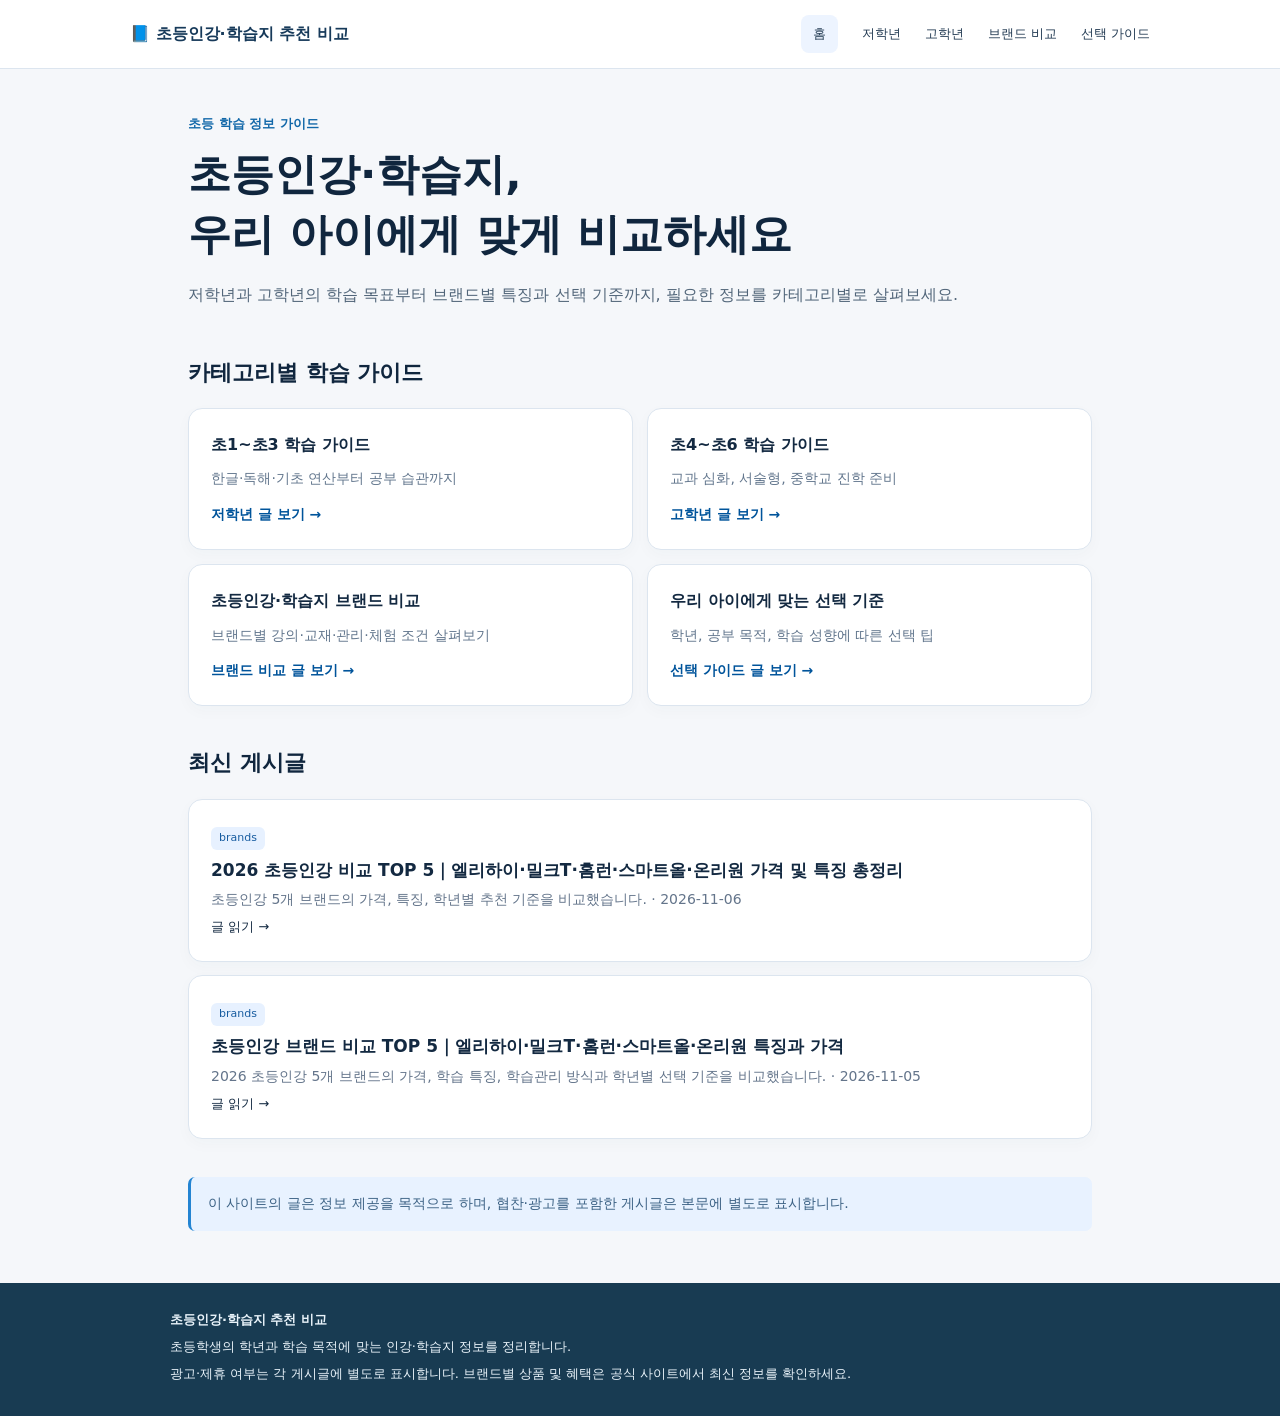
<file: index.html>
<!doctype html>
<html lang="ko"><head><meta charset="utf-8"><meta name="viewport" content="width=device-width,initial-scale=1">
<title>홈 | 초등인강·학습지 추천 비교</title><meta name="description" content="초등인강·학습지 추천 비교. 저학년, 고학년, 브랜드별 특징과 최신 비교 게시글을 확인하세요."><link rel="canonical" href="https://jjh950621-star.github.io/elementary-study/index.html">
<style>
*{box-sizing:border-box}body{margin:0;background:#f5f7fa;color:#10263e;font-family:system-ui,-apple-system,'Noto Sans KR',sans-serif;line-height:1.7;word-break:keep-all}a{color:#0a579e;text-decoration:none}a:hover{text-decoration:underline}header{background:#fff;border-bottom:1px solid #dce5ef}.nav{max-width:1060px;margin:auto;padding:15px 20px;display:flex;gap:24px;align-items:center;flex-wrap:wrap}.logo{font-weight:750;color:#173a5a;margin-right:auto}.nav a:not(.logo){font-size:13px;color:#243c54}.nav .active{background:#edf4ff;border-radius:8px;padding:8px 12px}.wrap{max-width:940px;margin:0 auto;padding:34px 18px 52px}.eyebrow{font-size:13px;color:#1268a9;font-weight:700}.hero h1{font-size:clamp(28px,4.5vw,43px);line-height:1.4;margin:9px 0 12px}.hero p{color:#52667a}.hero{margin:10px 0 46px}.section-title{font-size:22px;margin:0 0 17px}.category-grid{display:grid;grid-template-columns:repeat(2,minmax(0,1fr));gap:14px}.category-card,.post{display:block;background:white;border:1px solid #dce5ef;border-radius:14px;padding:22px;color:#132941;box-shadow:0 5px 16px #233c5407}.category-card:hover,.post:hover{border-color:#8fb8e3;text-decoration:none}.category-card strong{display:block;font-size:16px}.category-card p{color:#62768d;font-size:14px;margin:9px 0}.category-card span{color:#00549b;font-size:14px;font-weight:700}.latest{margin-top:38px}.post{margin-bottom:13px}.tag{display:inline-block;background:#e7f1ff;color:#175ca0;font-size:11px;border-radius:6px;padding:2px 8px}.post strong{display:block;margin-top:6px;font-size:17px}.post p{color:#64758b;font-size:14px;margin:4px 0 0}.notice{margin-top:38px;padding:15px 17px;border-left:3px solid #2384d2;border-radius:7px;background:#e8f2ff;color:#3c6285;font-size:14px}footer{background:#183b52;color:#e9f3fa;padding:26px max(20px,calc((100vw - 940px)/2));font-size:13px}footer p{margin:5px 0}@media(max-width:600px){.category-grid{grid-template-columns:1fr}.nav{gap:12px}.wrap{padding:24px 14px}.hero{margin-bottom:30px}}
</style></head><body>
<header><nav class="nav"><a class="logo" href="index.html">📘 초등인강·학습지 추천 비교</a><a class="active" href="index.html">홈</a><a href="low-grade.html">저학년</a><a href="high-grade.html">고학년</a><a href="brands.html">브랜드 비교</a><a href="guide.html">선택 가이드</a></nav></header>
<main class="wrap"><section class="hero"><div class="eyebrow">초등 학습 정보 가이드</div><h1>초등인강·학습지,<br>우리 아이에게 맞게 비교하세요</h1><p>저학년과 고학년의 학습 목표부터 브랜드별 특징과 선택 기준까지, 필요한 정보를 카테고리별로 살펴보세요.</p></section>
<section><h2 class="section-title">카테고리별 학습 가이드</h2><div class="category-grid">
<a class="category-card" href="low-grade.html"><strong>초1~초3 학습 가이드</strong><p>한글·독해·기초 연산부터 공부 습관까지</p><span>저학년 글 보기 →</span></a>
<a class="category-card" href="high-grade.html"><strong>초4~초6 학습 가이드</strong><p>교과 심화, 서술형, 중학교 진학 준비</p><span>고학년 글 보기 →</span></a>
<a class="category-card" href="brands.html"><strong>초등인강·학습지 브랜드 비교</strong><p>브랜드별 강의·교재·관리·체험 조건 살펴보기</p><span>브랜드 비교 글 보기 →</span></a>
<a class="category-card" href="guide.html"><strong>우리 아이에게 맞는 선택 기준</strong><p>학년, 공부 목적, 학습 성향에 따른 선택 팁</p><span>선택 가이드 글 보기 →</span></a>
</div></section>
<section class="latest"><h2 class="section-title">최신 게시글</h2>
<a class="post" href="elementary-online-top5-2026.html"><span class="tag">brands</span><strong>2026 초등인강 비교 TOP 5｜엘리하이·밀크T·홈런·스마트올·온리원 가격 및 특징 총정리</strong><p>초등인강 5개 브랜드의 가격, 특징, 학년별 추천 기준을 비교했습니다. · 2026-11-06</p><span style="font-size:13px">글 읽기 →</span></a>
<a class="post" href="elementary-comparison-2026.html"><span class="tag">brands</span><strong>초등인강 브랜드 비교 TOP 5｜엘리하이·밀크T·홈런·스마트올·온리원 특징과 가격</strong><p>2026 초등인강 5개 브랜드의 가격, 학습 특징, 학습관리 방식과 학년별 선택 기준을 비교했습니다. · 2026-11-05</p><span style="font-size:13px">글 읽기 →</span></a>
</section><div class="notice">이 사이트의 글은 정보 제공을 목적으로 하며, 협찬·광고를 포함한 게시글은 본문에 별도로 표시합니다.</div></main>
<footer><strong>초등인강·학습지 추천 비교</strong><p>초등학생의 학년과 학습 목적에 맞는 인강·학습지 정보를 정리합니다.</p><p>광고·제휴 여부는 각 게시글에 별도로 표시합니다. 브랜드별 상품 및 혜택은 공식 사이트에서 최신 정보를 확인하세요.</p></footer></body></html>
</file>
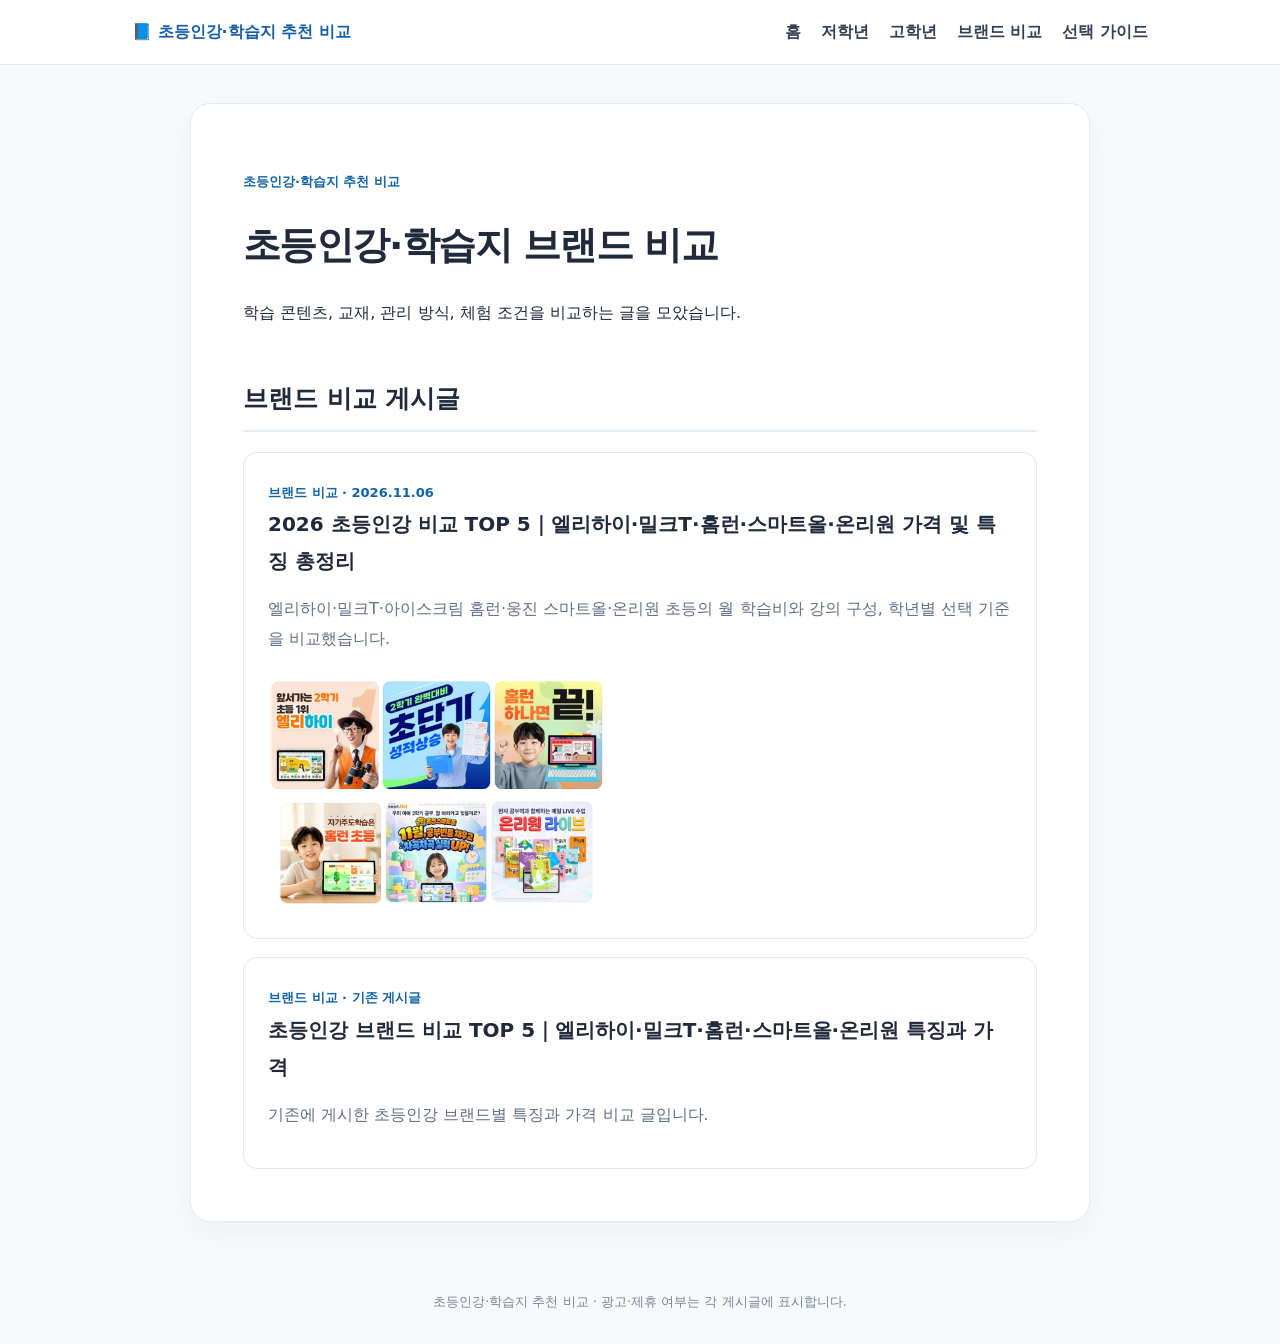
<file: brands.html>
<!doctype html><html lang="ko"><head><meta charset="utf-8"><meta name="viewport" content="width=device-width, initial-scale=1"><title>브랜드 비교 | 초등인강·학습지 추천 비교</title><meta name="description" content="초등인강 브랜드 비교 게시글 모음"><style>*{box-sizing:border-box}body{margin:0;background:#f7f9fc;color:#202a3b;font-family:system-ui,-apple-system,"Noto Sans KR",sans-serif;line-height:1.85}a{color:#1762ad}header{background:#fff;border-bottom:1px solid #e5eaf0}nav{max-width:1060px;margin:auto;display:flex;gap:20px;align-items:center;flex-wrap:wrap;padding:17px 22px}nav a{text-decoration:none;color:#344155;font-weight:600}nav .logo{margin-right:auto;color:#165da6}.wrap{max-width:940px;margin:38px auto;padding:0 20px}.paper{background:#fff;border:1px solid #e5eaf0;border-radius:20px;padding:clamp(20px,5vw,52px);box-shadow:0 10px 30px #172b4d0b}.tag{font-size:13px;font-weight:700;color:#1163a7}.meta{font-size:14px;color:#69788b}.notice{padding:14px 18px;background:#f2f5fa;border-left:4px solid #4384c5;border-radius:7px;font-size:14px}h1{font-size:clamp(26px,4vw,38px);line-height:1.4;letter-spacing:-.04em}h2{font-size:25px;line-height:1.45;margin:54px 0 20px;border-bottom:2px solid #e6edf5;padding-bottom:12px}h3{font-size:19px;margin:30px 0 10px}p{margin:14px 0}ul,ol{padding-left:23px}.photo{margin:25px auto;text-align:center}.photo img{max-width:100%;height:auto;border-radius:12px}.photo figcaption{font-size:12px;color:#8290a0}.table-scroll{overflow-x:auto}table{border-collapse:collapse;width:100%;min-width:570px;font-size:14px}th,td{border:1px solid #dfe5ec;padding:11px 13px;text-align:left;vertical-align:top}th{background:#edf4fb}.cta{display:inline-block;background:#ff681d;color:white;text-decoration:none;font-weight:800;border-radius:40px;padding:13px 25px;margin:12px 0}.box{padding:18px 22px;background:#f5f8fc;border-radius:12px}footer{text-align:center;color:#788697;padding:30px;font-size:13px}details{border-bottom:1px solid #e3e8ee;padding:13px 0}summary{cursor:pointer;font-weight:700} @media(max-width:640px){nav{gap:10px;font-size:13px}.wrap{margin:15px auto;padding:0 10px}.paper{border-radius:12px}h2{font-size:21px}}.entry{display:block;padding:24px;border:1px solid #e2e8f0;border-radius:14px;text-decoration:none;color:inherit}.entry:hover{border-color:#4e91d5}.entry strong{font-size:20px}.entry p{color:#607085}.thumb{max-width:340px;width:100%;border-radius:12px;margin-top:12px}</style></head><body><header><nav><a class="logo" href="index.html">📘 초등인강·학습지 추천 비교</a><a href="index.html">홈</a><a href="low-grade.html">저학년</a><a href="high-grade.html">고학년</a><a href="brands.html">브랜드 비교</a><a href="guide.html">선택 가이드</a></nav></header><main class="wrap"><div class="paper"><p class="tag">초등인강·학습지 추천 비교</p><h1>초등인강·학습지 브랜드 비교</h1><p>학습 콘텐츠, 교재, 관리 방식, 체험 조건을 비교하는 글을 모았습니다.</p><h2>브랜드 비교 게시글</h2><a class="entry" href="elementary-online-top5-2026.html"><span class="tag">브랜드 비교 · 2026.11.06</span><br><strong>2026 초등인강 비교 TOP 5｜엘리하이·밀크T·홈런·스마트올·온리원 가격 및 특징 총정리</strong><p>엘리하이·밀크T·아이스크림 홈런·웅진 스마트올·온리원 초등의 월 학습비와 강의 구성, 학년별 선택 기준을 비교했습니다.</p><img class="thumb" src="images/comparison-01.jpg" alt="초등인강 5개 브랜드 비교 대표 이미지"></a><a class="entry" style="margin-top:18px" href="elementary-comparison-2026.html"><span class="tag">브랜드 비교 · 기존 게시글</span><br><strong>초등인강 브랜드 비교 TOP 5｜엘리하이·밀크T·홈런·스마트올·온리원 특징과 가격</strong><p>기존에 게시한 초등인강 브랜드별 특징과 가격 비교 글입니다.</p></a></div></main><footer>초등인강·학습지 추천 비교 · 광고·제휴 여부는 각 게시글에 표시합니다.</footer></body></html>
</file>
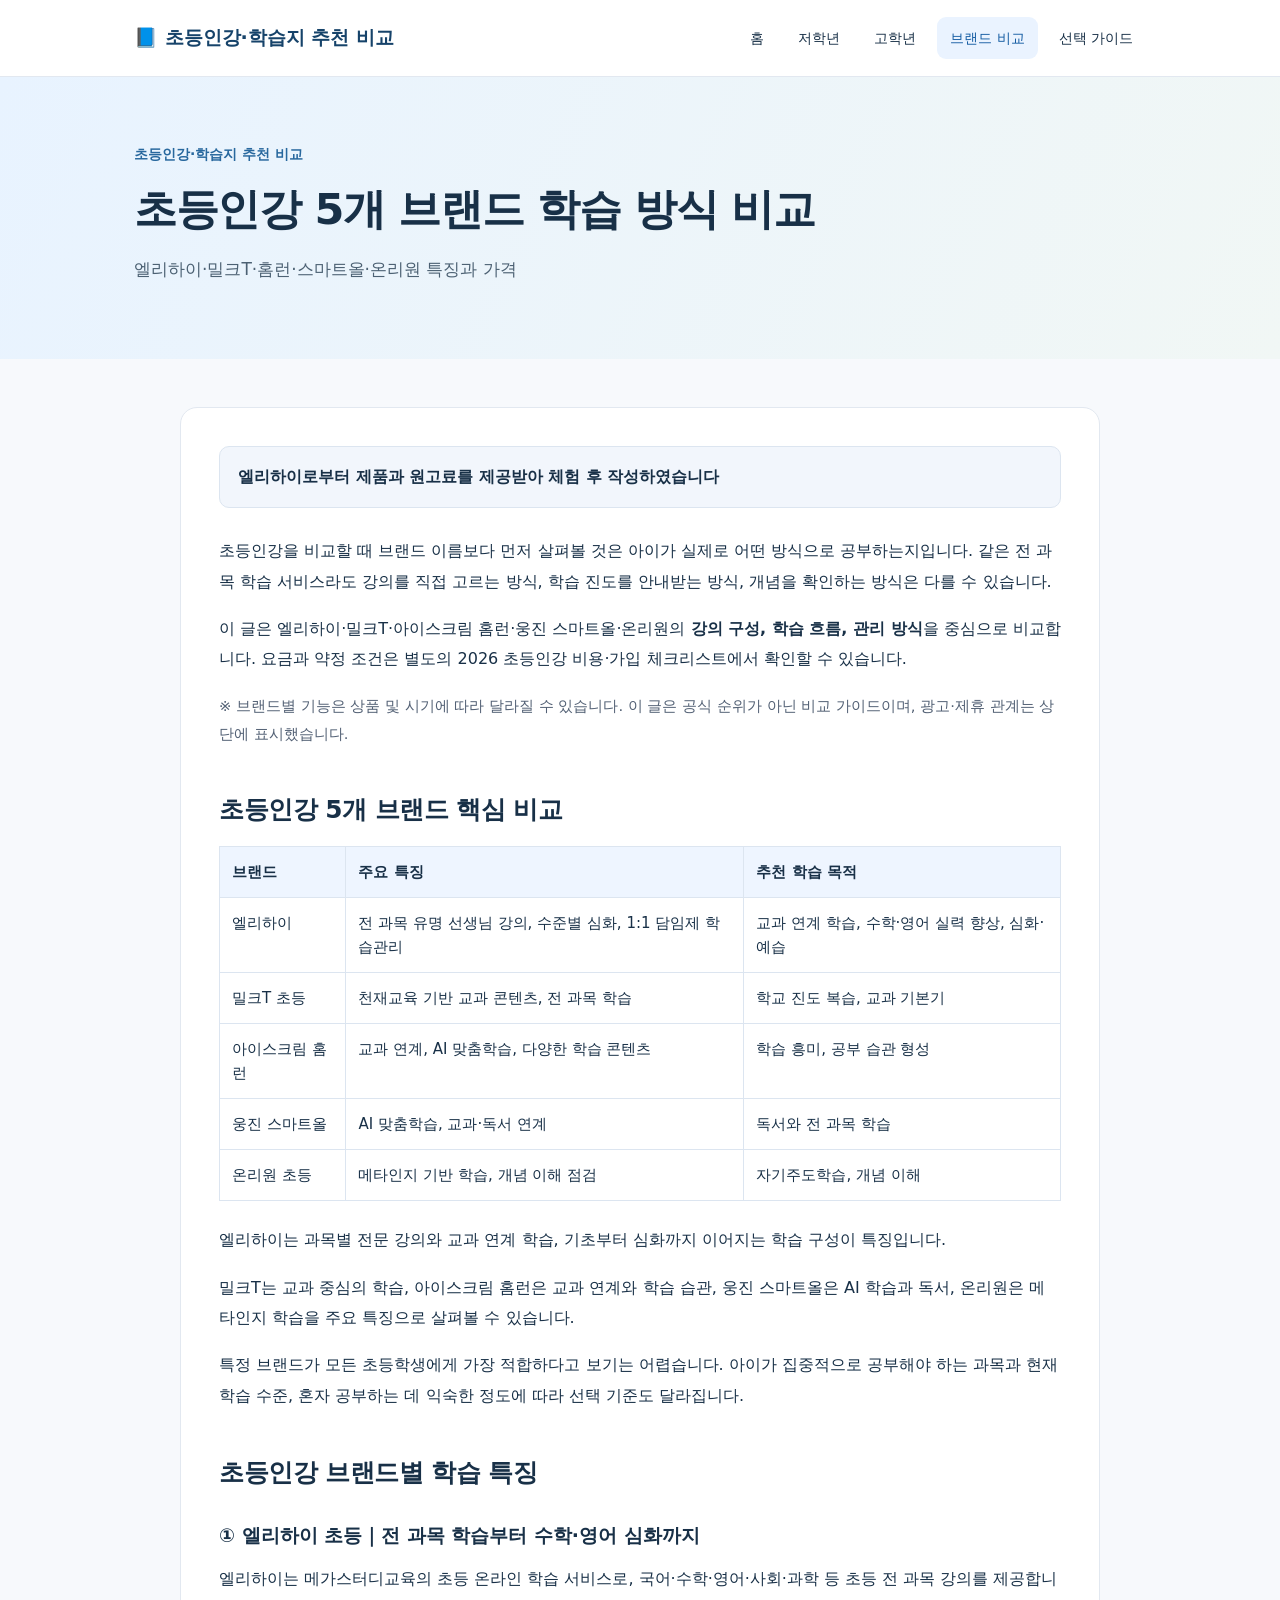
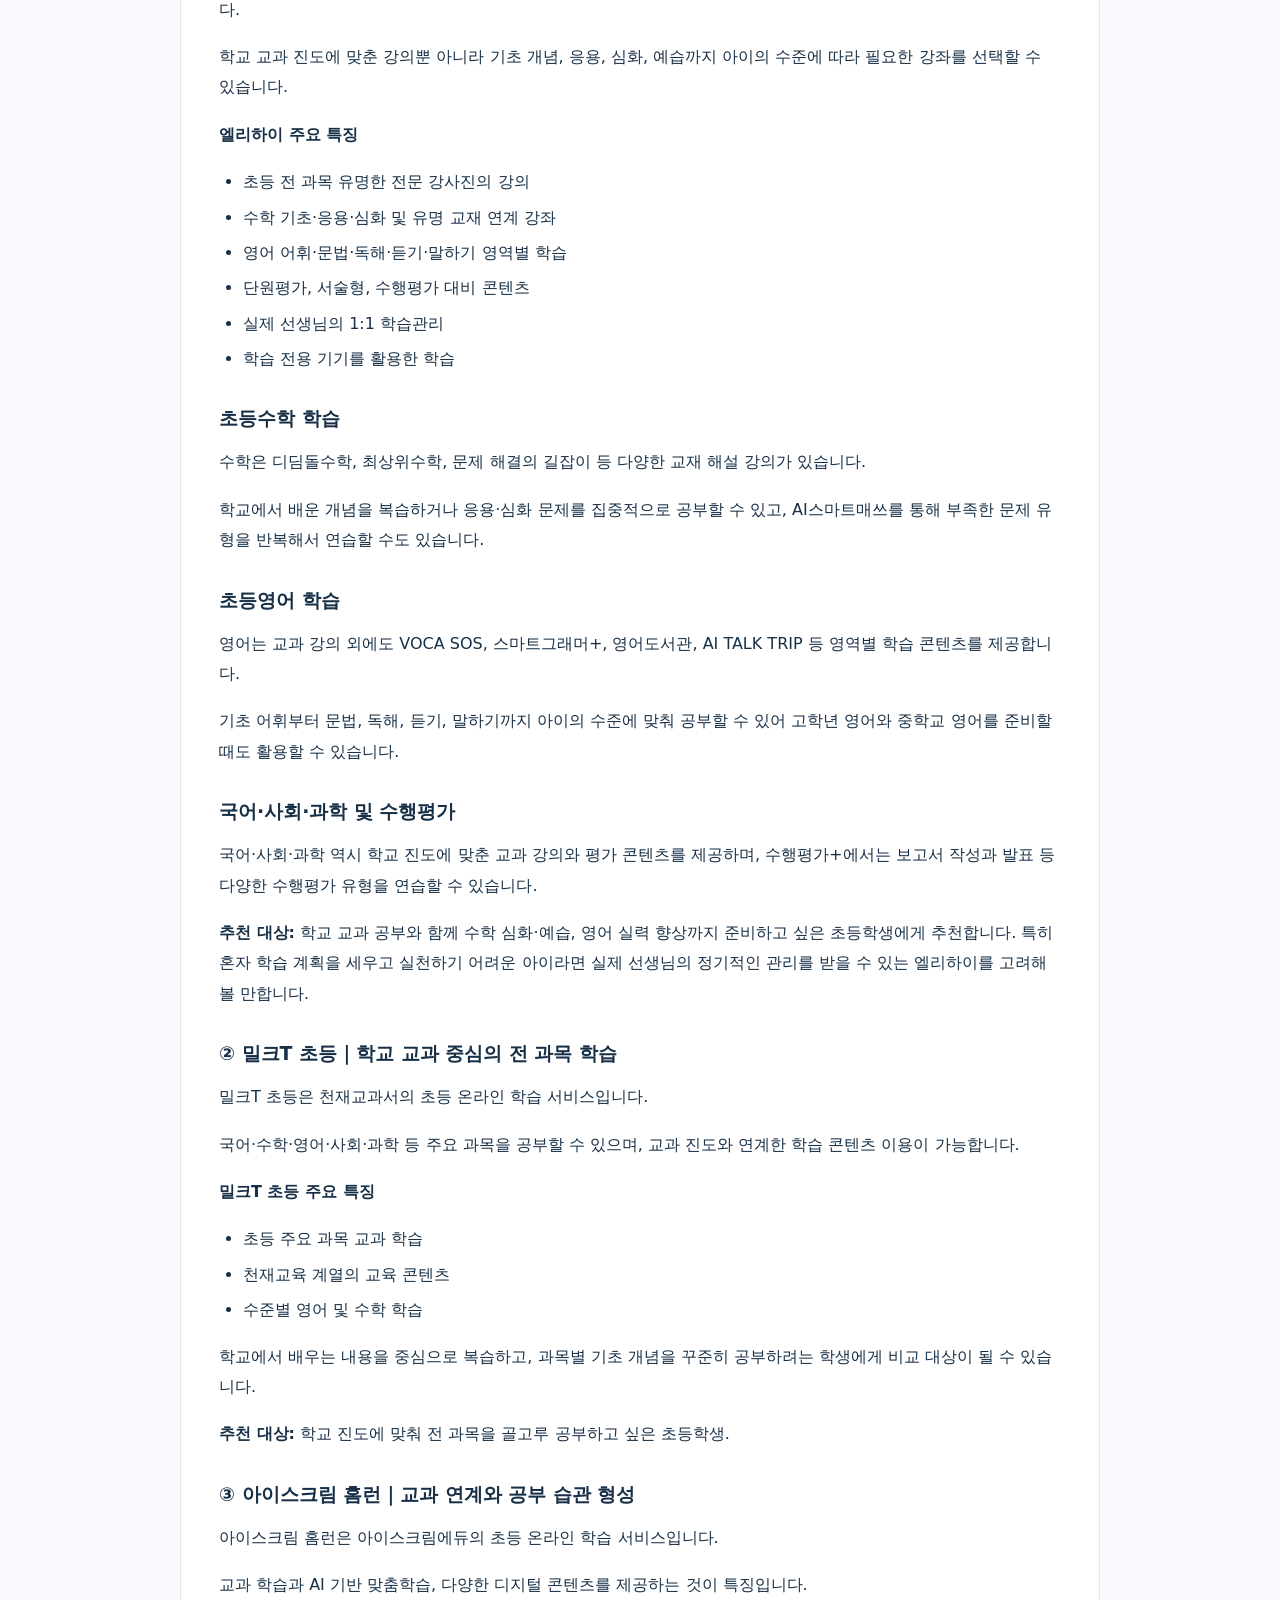
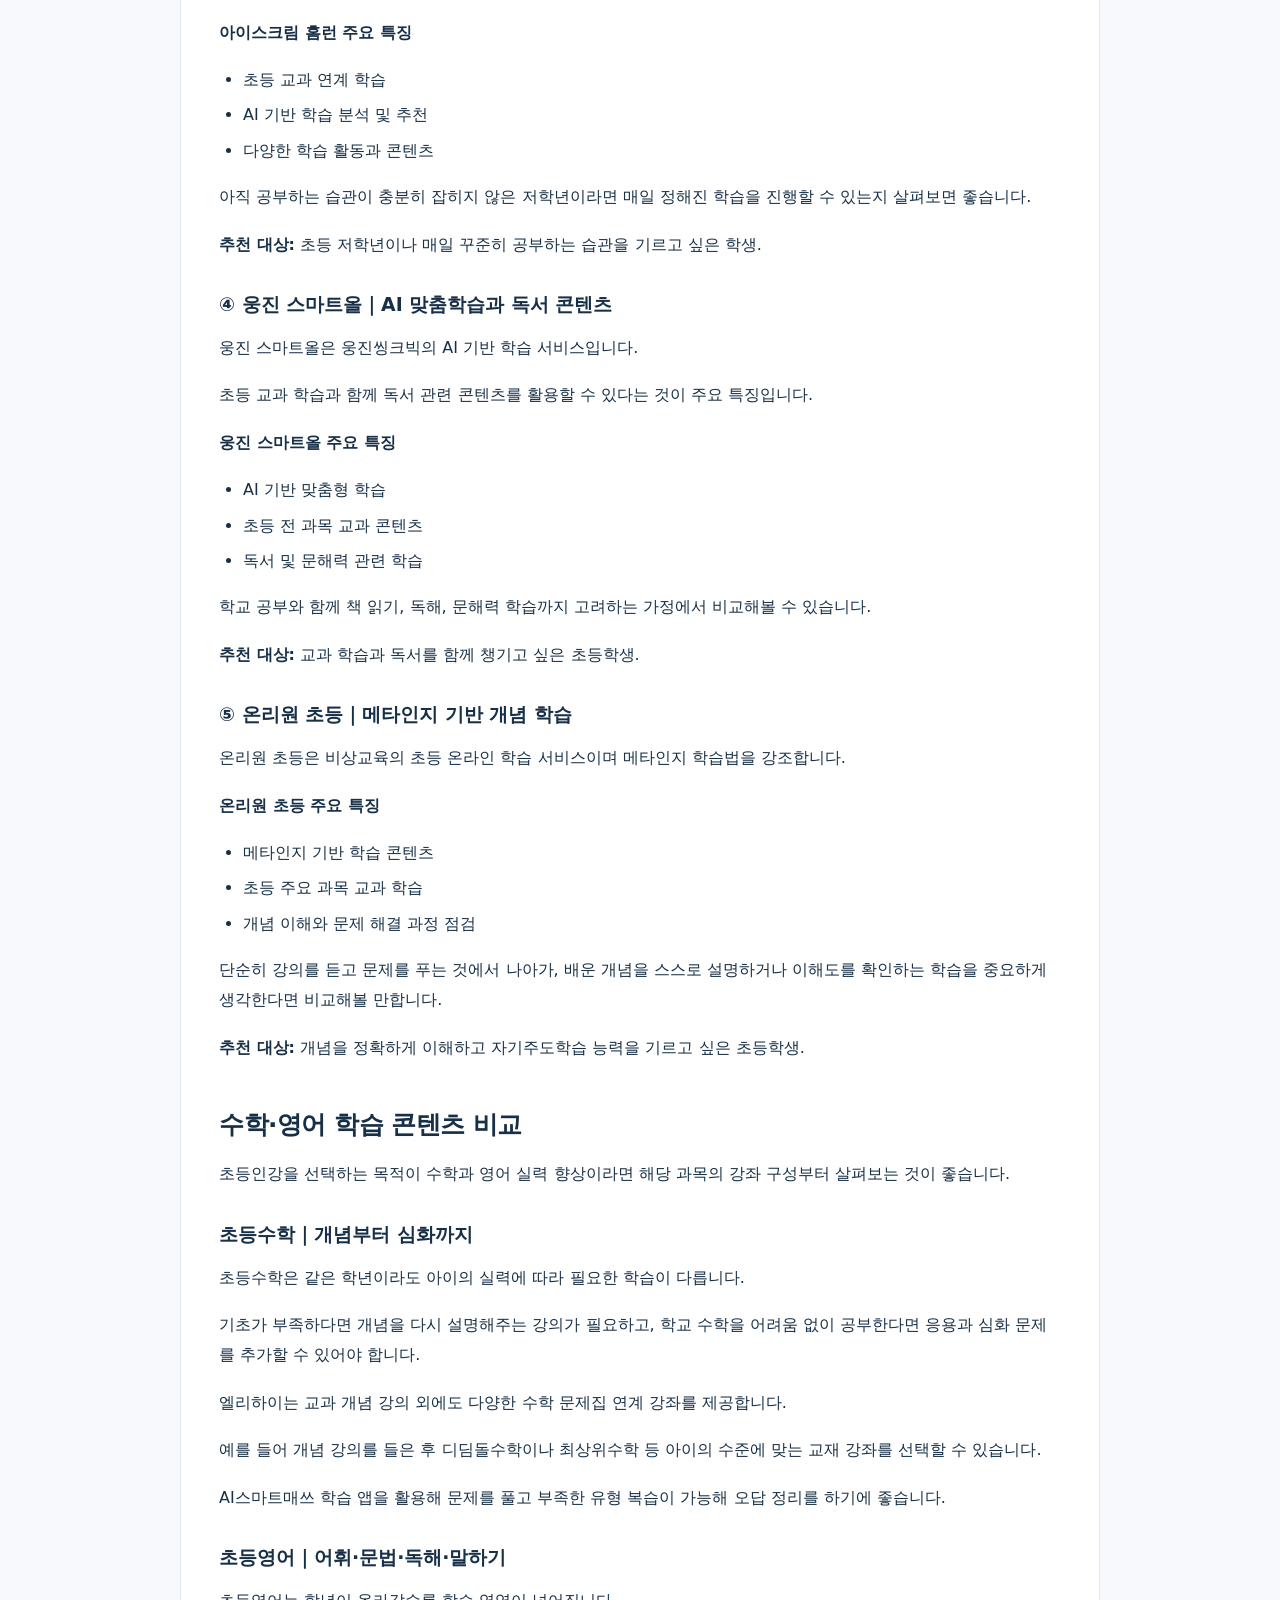
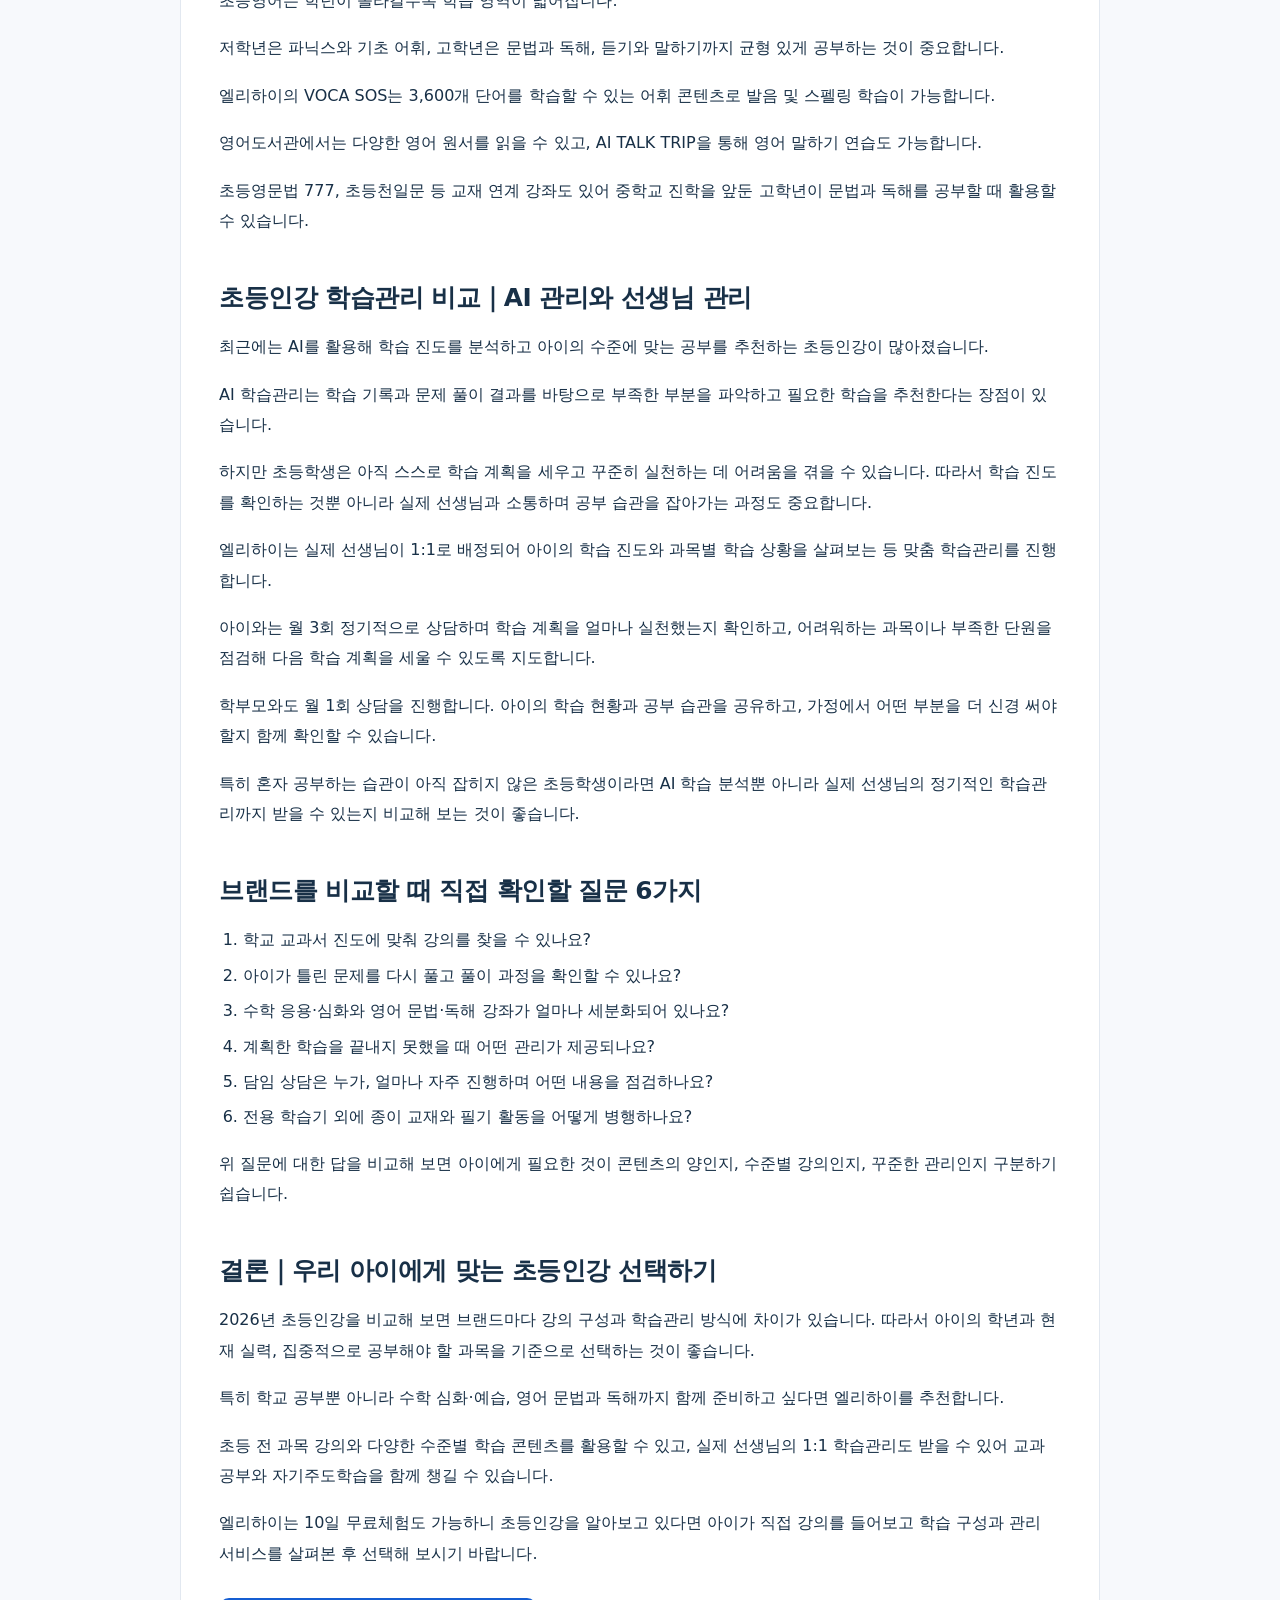
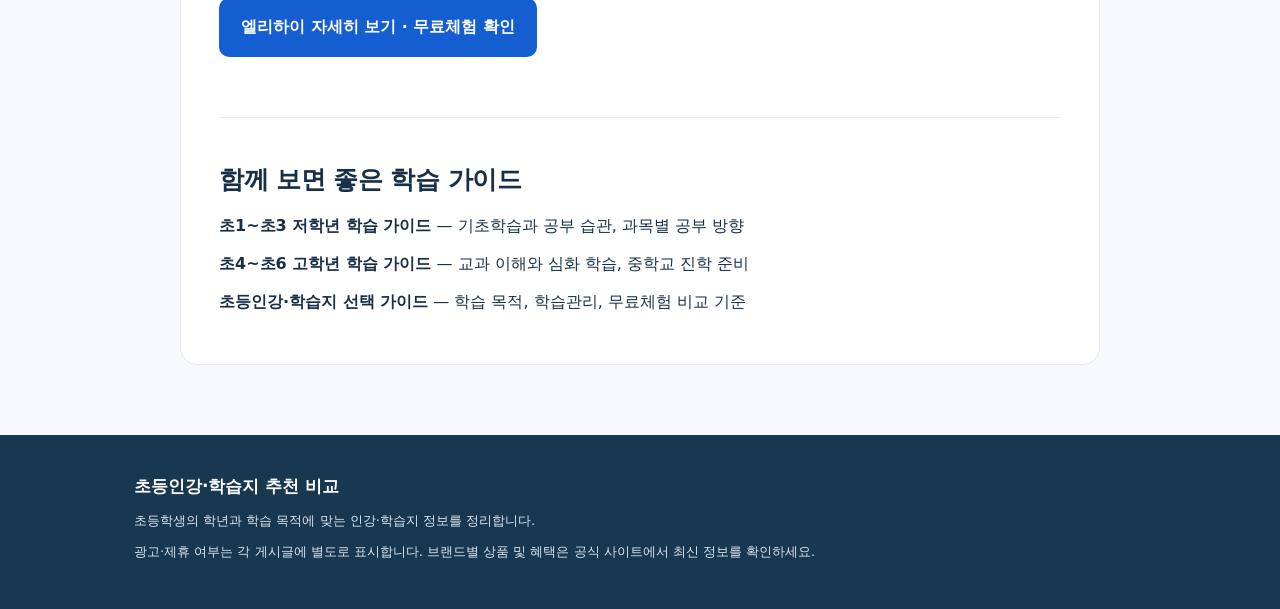
<file: elementary-comparison-2026.html>
<!DOCTYPE html>

<html lang="ko">
<head>
<meta charset="utf-8"/><meta content="width=device-width,initial-scale=1" name="viewport"/>
<title>초등인강 5개 브랜드 학습 방식 비교｜강의 구성·교재 연계·담임관리</title>
<meta content="엘리하이·밀크T·홈런·스마트올·온리원 초등인강의 강의 구성, 수학·영어 학습, 교재 연계, 담임관리 방식 비교 가이드." name="description"/>
<link href="https://jjh950621-star.github.io/elementary-study/elementary-comparison-2026.html" rel="canonical"/>
<meta content="article" property="og:type"/><meta content="초등인강 브랜드 비교 TOP 5｜특징과 가격" property="og:title"/><meta content="엘리하이·밀크T·홈런·스마트올·온리원 초등인강 비교" property="og:description"/><meta content="https://jjh950621-star.github.io/elementary-study/elementary-comparison-2026.html" property="og:url"/>
<link href="style.css" rel="stylesheet"/>
<style>
.article{max-width:920px;margin:0 auto}.article h2{margin:44px 0 16px;font-size:1.55rem;line-height:1.45}.article h3{margin:28px 0 12px;font-size:1.18rem}.article p{line-height:1.9;margin:0 0 17px}.article ul,.article ol{line-height:1.9;padding-left:1.5rem}.article li{margin:5px 0}.table-scroll{overflow-x:auto;margin:18px 0 24px}.article table{border-collapse:collapse;width:100%;min-width:610px;font-size:.94rem}.article th,.article td{padding:13px 12px;text-align:left;border:1px solid #dce5f0;vertical-align:top;line-height:1.6}.article th{background:#eef5ff}.disclosure{background:#f2f6fc;border:1px solid #dce5f0;border-radius:10px;padding:16px 18px;margin:0 0 28px;font-weight:600}.small-note{font-size:.92rem;color:#536175}.action-link{display:inline-block;background:#155ed2;color:white!important;text-decoration:none;border-radius:10px;padding:14px 22px;font-weight:700;margin:12px 0 24px}.related-links a{display:block;margin:12px 0;line-height:1.6}.article hr{border:0;border-top:1px solid #e3eaf2;margin:36px 0}@media(max-width:640px){.article h2{font-size:1.3rem}}
</style>
</head>
<body>
<header class="site-header"><div class="wrap header-inner"><a class="brand" href="index.html">📘 초등인강·학습지 추천 비교</a><nav aria-label="주 메뉴" class="nav"><a href="index.html">홈</a><a href="low-grade.html">저학년</a><a href="high-grade.html">고학년</a><a class="active" href="brands.html">브랜드 비교</a><a href="guide.html">선택 가이드</a></nav></div></header>
<section class="hero"><div class="wrap"><div class="eyebrow">초등인강·학습지 추천 비교</div><h1>초등인강 5개 브랜드 학습 방식 비교</h1><p>엘리하이·밀크T·홈런·스마트올·온리원 특징과 가격</p></div></section>
<main class="wrap main"><article class="article">
<div class="disclosure">엘리하이로부터 제품과 원고료를 제공받아 체험 후 작성하였습니다</div><p>초등인강을 비교할 때 브랜드 이름보다 먼저 살펴볼 것은 아이가 실제로 어떤 방식으로 공부하는지입니다. 같은 전 과목 학습 서비스라도 강의를 직접 고르는 방식, 학습 진도를 안내받는 방식, 개념을 확인하는 방식은 다를 수 있습니다.</p><p>이 글은 엘리하이·밀크T·아이스크림 홈런·웅진 스마트올·온리원의 <strong>강의 구성, 학습 흐름, 관리 방식</strong>을 중심으로 비교합니다. 요금과 약정 조건은 별도의 <a href="elementary-online-top5-2026.html">2026 초등인강 비용·가입 체크리스트</a>에서 확인할 수 있습니다.</p><p class="small-note">※ 브랜드별 기능은 상품 및 시기에 따라 달라질 수 있습니다. 이 글은 공식 순위가 아닌 비교 가이드이며, 광고·제휴 관계는 상단에 표시했습니다.</p>






<h2>초등인강 5개 브랜드 핵심 비교</h2>
<div class="table-scroll"><table><thead><tr><th>브랜드</th><th>주요 특징</th><th>추천 학습 목적</th></tr></thead><tbody>
<tr><td>엘리하이</td><td>전 과목 유명 선생님 강의, 수준별 심화, 1:1 담임제 학습관리</td><td>교과 연계 학습, 수학·영어 실력 향상, 심화·예습</td></tr>
<tr><td>밀크T 초등</td><td>천재교육 기반 교과 콘텐츠, 전 과목 학습</td><td>학교 진도 복습, 교과 기본기</td></tr>
<tr><td>아이스크림 홈런</td><td>교과 연계, AI 맞춤학습, 다양한 학습 콘텐츠</td><td>학습 흥미, 공부 습관 형성</td></tr>
<tr><td>웅진 스마트올</td><td>AI 맞춤학습, 교과·독서 연계</td><td>독서와 전 과목 학습</td></tr>
<tr><td>온리원 초등</td><td>메타인지 기반 학습, 개념 이해 점검</td><td>자기주도학습, 개념 이해</td></tr>
</tbody></table></div>
<p>엘리하이는 과목별 전문 강의와 교과 연계 학습, 기초부터 심화까지 이어지는 학습 구성이 특징입니다.</p><p>밀크T는 교과 중심의 학습, 아이스크림 홈런은 교과 연계와 학습 습관, 웅진 스마트올은 AI 학습과 독서, 온리원은 메타인지 학습을 주요 특징으로 살펴볼 수 있습니다.</p><p>특정 브랜드가 모든 초등학생에게 가장 적합하다고 보기는 어렵습니다. 아이가 집중적으로 공부해야 하는 과목과 현재 학습 수준, 혼자 공부하는 데 익숙한 정도에 따라 선택 기준도 달라집니다.</p>




<h2>초등인강 브랜드별 학습 특징</h2>
<h3>① 엘리하이 초등｜전 과목 학습부터 수학·영어 심화까지</h3>
<p>엘리하이는 메가스터디교육의 초등 온라인 학습 서비스로, 국어·수학·영어·사회·과학 등 초등 전 과목 강의를 제공합니다.</p><p>학교 교과 진도에 맞춘 강의뿐 아니라 기초 개념, 응용, 심화, 예습까지 아이의 수준에 따라 필요한 강좌를 선택할 수 있습니다.</p>
<p><strong>엘리하이 주요 특징</strong></p><ul><li>초등 전 과목 유명한 전문 강사진의 강의</li><li>수학 기초·응용·심화 및 유명 교재 연계 강좌</li><li>영어 어휘·문법·독해·듣기·말하기 영역별 학습</li><li>단원평가, 서술형, 수행평가 대비 콘텐츠</li><li>실제 선생님의 1:1 학습관리</li><li>학습 전용 기기를 활용한 학습</li></ul>
<h3>초등수학 학습</h3><p>수학은 디딤돌수학, 최상위수학, 문제 해결의 길잡이 등 다양한 교재 해설 강의가 있습니다.</p><p>학교에서 배운 개념을 복습하거나 응용·심화 문제를 집중적으로 공부할 수 있고, AI스마트매쓰를 통해 부족한 문제 유형을 반복해서 연습할 수도 있습니다.</p>
<h3>초등영어 학습</h3><p>영어는 교과 강의 외에도 VOCA SOS, 스마트그래머+, 영어도서관, AI TALK TRIP 등 영역별 학습 콘텐츠를 제공합니다.</p><p>기초 어휘부터 문법, 독해, 듣기, 말하기까지 아이의 수준에 맞춰 공부할 수 있어 고학년 영어와 중학교 영어를 준비할 때도 활용할 수 있습니다.</p>
<h3>국어·사회·과학 및 수행평가</h3><p>국어·사회·과학 역시 학교 진도에 맞춘 교과 강의와 평가 콘텐츠를 제공하며, 수행평가+에서는 보고서 작성과 발표 등 다양한 수행평가 유형을 연습할 수 있습니다.</p>
<p><strong>추천 대상:</strong> 학교 교과 공부와 함께 수학 심화·예습, 영어 실력 향상까지 준비하고 싶은 초등학생에게 추천합니다. 특히 혼자 학습 계획을 세우고 실천하기 어려운 아이라면 실제 선생님의 정기적인 관리를 받을 수 있는 엘리하이를 고려해 볼 만합니다.</p>
<h3>② 밀크T 초등｜학교 교과 중심의 전 과목 학습</h3><p>밀크T 초등은 천재교과서의 초등 온라인 학습 서비스입니다.</p><p>국어·수학·영어·사회·과학 등 주요 과목을 공부할 수 있으며, 교과 진도와 연계한 학습 콘텐츠 이용이 가능합니다.</p><p><strong>밀크T 초등 주요 특징</strong></p><ul><li>초등 주요 과목 교과 학습</li><li>천재교육 계열의 교육 콘텐츠</li><li>수준별 영어 및 수학 학습</li></ul><p>학교에서 배우는 내용을 중심으로 복습하고, 과목별 기초 개념을 꾸준히 공부하려는 학생에게 비교 대상이 될 수 있습니다.</p><p><strong>추천 대상:</strong> 학교 진도에 맞춰 전 과목을 골고루 공부하고 싶은 초등학생.</p>
<h3>③ 아이스크림 홈런｜교과 연계와 공부 습관 형성</h3><p>아이스크림 홈런은 아이스크림에듀의 초등 온라인 학습 서비스입니다.</p><p>교과 학습과 AI 기반 맞춤학습, 다양한 디지털 콘텐츠를 제공하는 것이 특징입니다.</p><p><strong>아이스크림 홈런 주요 특징</strong></p><ul><li>초등 교과 연계 학습</li><li>AI 기반 학습 분석 및 추천</li><li>다양한 학습 활동과 콘텐츠</li></ul><p>아직 공부하는 습관이 충분히 잡히지 않은 저학년이라면 매일 정해진 학습을 진행할 수 있는지 살펴보면 좋습니다.</p><p><strong>추천 대상:</strong> 초등 저학년이나 매일 꾸준히 공부하는 습관을 기르고 싶은 학생.</p>
<h3>④ 웅진 스마트올｜AI 맞춤학습과 독서 콘텐츠</h3><p>웅진 스마트올은 웅진씽크빅의 AI 기반 학습 서비스입니다.</p><p>초등 교과 학습과 함께 독서 관련 콘텐츠를 활용할 수 있다는 것이 주요 특징입니다.</p><p><strong>웅진 스마트올 주요 특징</strong></p><ul><li>AI 기반 맞춤형 학습</li><li>초등 전 과목 교과 콘텐츠</li><li>독서 및 문해력 관련 학습</li></ul><p>학교 공부와 함께 책 읽기, 독해, 문해력 학습까지 고려하는 가정에서 비교해볼 수 있습니다.</p><p><strong>추천 대상:</strong> 교과 학습과 독서를 함께 챙기고 싶은 초등학생.</p>
<h3>⑤ 온리원 초등｜메타인지 기반 개념 학습</h3><p>온리원 초등은 비상교육의 초등 온라인 학습 서비스이며 메타인지 학습법을 강조합니다.</p><p><strong>온리원 초등 주요 특징</strong></p><ul><li>메타인지 기반 학습 콘텐츠</li><li>초등 주요 과목 교과 학습</li><li>개념 이해와 문제 해결 과정 점검</li></ul><p>단순히 강의를 듣고 문제를 푸는 것에서 나아가, 배운 개념을 스스로 설명하거나 이해도를 확인하는 학습을 중요하게 생각한다면 비교해볼 만합니다.</p><p><strong>추천 대상:</strong> 개념을 정확하게 이해하고 자기주도학습 능력을 기르고 싶은 초등학생.</p>





<h2>수학·영어 학습 콘텐츠 비교</h2><p>초등인강을 선택하는 목적이 수학과 영어 실력 향상이라면 해당 과목의 강좌 구성부터 살펴보는 것이 좋습니다.</p>
<h3>초등수학｜개념부터 심화까지</h3><p>초등수학은 같은 학년이라도 아이의 실력에 따라 필요한 학습이 다릅니다.</p><p>기초가 부족하다면 개념을 다시 설명해주는 강의가 필요하고, 학교 수학을 어려움 없이 공부한다면 응용과 심화 문제를 추가할 수 있어야 합니다.</p><p>엘리하이는 교과 개념 강의 외에도 다양한 수학 문제집 연계 강좌를 제공합니다.</p><p>예를 들어 개념 강의를 들은 후 디딤돌수학이나 최상위수학 등 아이의 수준에 맞는 교재 강좌를 선택할 수 있습니다.</p><p>AI스마트매쓰 학습 앱을 활용해 문제를 풀고 부족한 유형 복습이 가능해 오답 정리를 하기에 좋습니다.</p>
<h3>초등영어｜어휘·문법·독해·말하기</h3><p>초등영어는 학년이 올라갈수록 학습 영역이 넓어집니다.</p><p>저학년은 파닉스와 기초 어휘, 고학년은 문법과 독해, 듣기와 말하기까지 균형 있게 공부하는 것이 중요합니다.</p><p>엘리하이의 VOCA SOS는 3,600개 단어를 학습할 수 있는 어휘 콘텐츠로 발음 및 스펠링 학습이 가능합니다.</p><p>영어도서관에서는 다양한 영어 원서를 읽을 수 있고, AI TALK TRIP을 통해 영어 말하기 연습도 가능합니다.</p><p>초등영문법 777, 초등천일문 등 교재 연계 강좌도 있어 중학교 진학을 앞둔 고학년이 문법과 독해를 공부할 때 활용할 수 있습니다.</p>
<h2>초등인강 학습관리 비교｜AI 관리와 선생님 관리</h2><p>최근에는 AI를 활용해 학습 진도를 분석하고 아이의 수준에 맞는 공부를 추천하는 초등인강이 많아졌습니다.</p><p>AI 학습관리는 학습 기록과 문제 풀이 결과를 바탕으로 부족한 부분을 파악하고 필요한 학습을 추천한다는 장점이 있습니다.</p><p>하지만 초등학생은 아직 스스로 학습 계획을 세우고 꾸준히 실천하는 데 어려움을 겪을 수 있습니다. 따라서 학습 진도를 확인하는 것뿐 아니라 실제 선생님과 소통하며 공부 습관을 잡아가는 과정도 중요합니다.</p><p>엘리하이는 실제 선생님이 1:1로 배정되어 아이의 학습 진도와 과목별 학습 상황을 살펴보는 등 맞춤 학습관리를 진행합니다.</p><p>아이와는 월 3회 정기적으로 상담하며 학습 계획을 얼마나 실천했는지 확인하고, 어려워하는 과목이나 부족한 단원을 점검해 다음 학습 계획을 세울 수 있도록 지도합니다.</p><p>학부모와도 월 1회 상담을 진행합니다. 아이의 학습 현황과 공부 습관을 공유하고, 가정에서 어떤 부분을 더 신경 써야 할지 함께 확인할 수 있습니다.</p><p>특히 혼자 공부하는 습관이 아직 잡히지 않은 초등학생이라면 AI 학습 분석뿐 아니라 실제 선생님의 정기적인 학습관리까지 받을 수 있는지 비교해 보는 것이 좋습니다.</p>










<h2>브랜드를 비교할 때 직접 확인할 질문 6가지</h2><ol><li>학교 교과서 진도에 맞춰 강의를 찾을 수 있나요?</li><li>아이가 틀린 문제를 다시 풀고 풀이 과정을 확인할 수 있나요?</li><li>수학 응용·심화와 영어 문법·독해 강좌가 얼마나 세분화되어 있나요?</li><li>계획한 학습을 끝내지 못했을 때 어떤 관리가 제공되나요?</li><li>담임 상담은 누가, 얼마나 자주 진행하며 어떤 내용을 점검하나요?</li><li>전용 학습기 외에 종이 교재와 필기 활동을 어떻게 병행하나요?</li></ol><p>위 질문에 대한 답을 비교해 보면 아이에게 필요한 것이 콘텐츠의 양인지, 수준별 강의인지, 꾸준한 관리인지 구분하기 쉽습니다.</p><h2>결론｜우리 아이에게 맞는 초등인강 선택하기</h2><p>2026년 초등인강을 비교해 보면 브랜드마다 강의 구성과 학습관리 방식에 차이가 있습니다. 따라서 아이의 학년과 현재 실력, 집중적으로 공부해야 할 과목을 기준으로 선택하는 것이 좋습니다.</p><p>특히 학교 공부뿐 아니라 수학 심화·예습, 영어 문법과 독해까지 함께 준비하고 싶다면 엘리하이를 추천합니다.</p><p>초등 전 과목 강의와 다양한 수준별 학습 콘텐츠를 활용할 수 있고, 실제 선생님의 1:1 학습관리도 받을 수 있어 교과 공부와 자기주도학습을 함께 챙길 수 있습니다.</p><p>엘리하이는 10일 무료체험도 가능하니 초등인강을 알아보고 있다면 아이가 직접 강의를 들어보고 학습 구성과 관리 서비스를 살펴본 후 선택해 보시기 바랍니다.</p>
<p><a class="action-link" href="https://m.mbest.co.kr/ad/?ptname=C4217" rel="noopener noreferrer sponsored" target="_blank">엘리하이 자세히 보기 · 무료체험 확인</a></p>
<hr/><h2>함께 보면 좋은 학습 가이드</h2><div class="related-links"><a href="low-grade.html"><strong>초1~초3 저학년 학습 가이드</strong> — 기초학습과 공부 습관, 과목별 공부 방향</a><a href="high-grade.html"><strong>초4~초6 고학년 학습 가이드</strong> — 교과 이해와 심화 학습, 중학교 진학 준비</a><a href="guide.html"><strong>초등인강·학습지 선택 가이드</strong> — 학습 목적, 학습관리, 무료체험 비교 기준</a></div>
</article></main>
<footer class="footer"><div class="wrap"><strong>초등인강·학습지 추천 비교</strong><p>초등학생의 학년과 학습 목적에 맞는 인강·학습지 정보를 정리합니다.</p><p>광고·제휴 여부는 각 게시글에 별도로 표시합니다. 브랜드별 상품 및 혜택은 공식 사이트에서 최신 정보를 확인하세요.</p></div></footer>
</body></html>
</file>
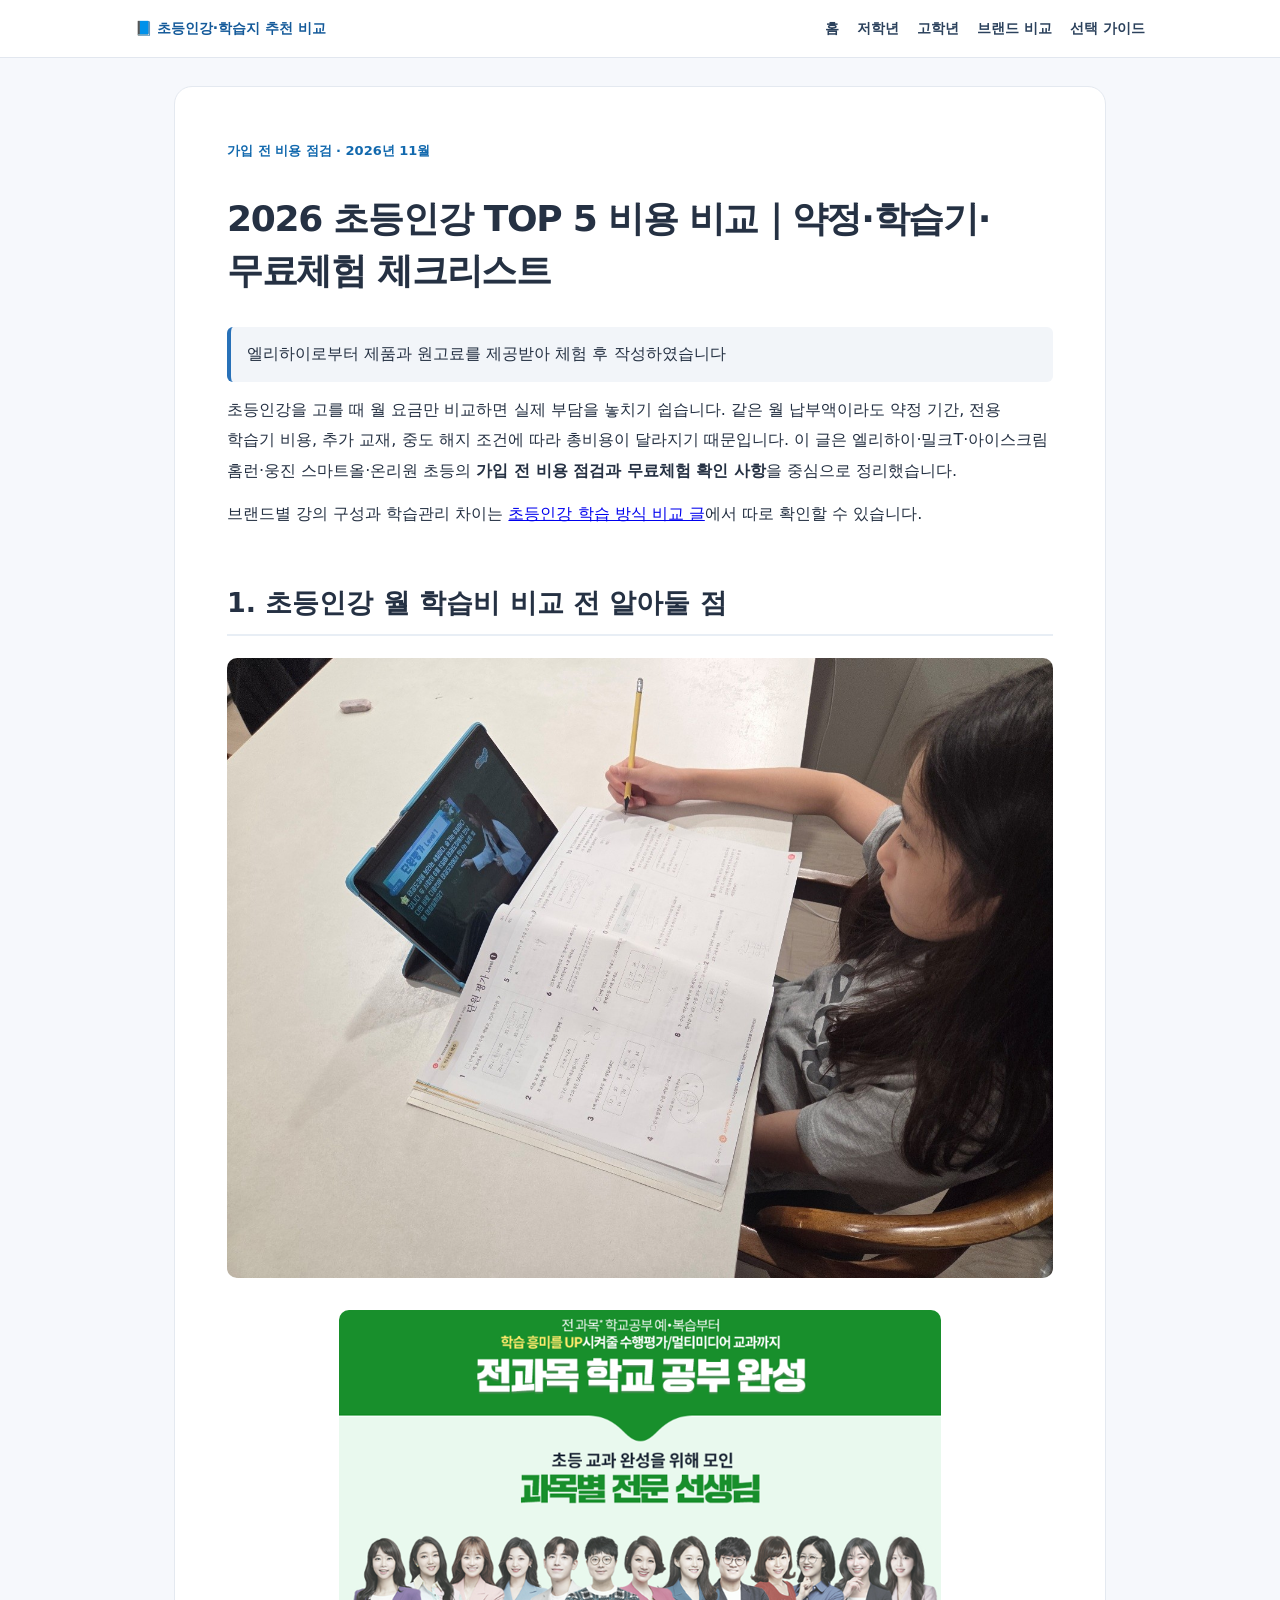
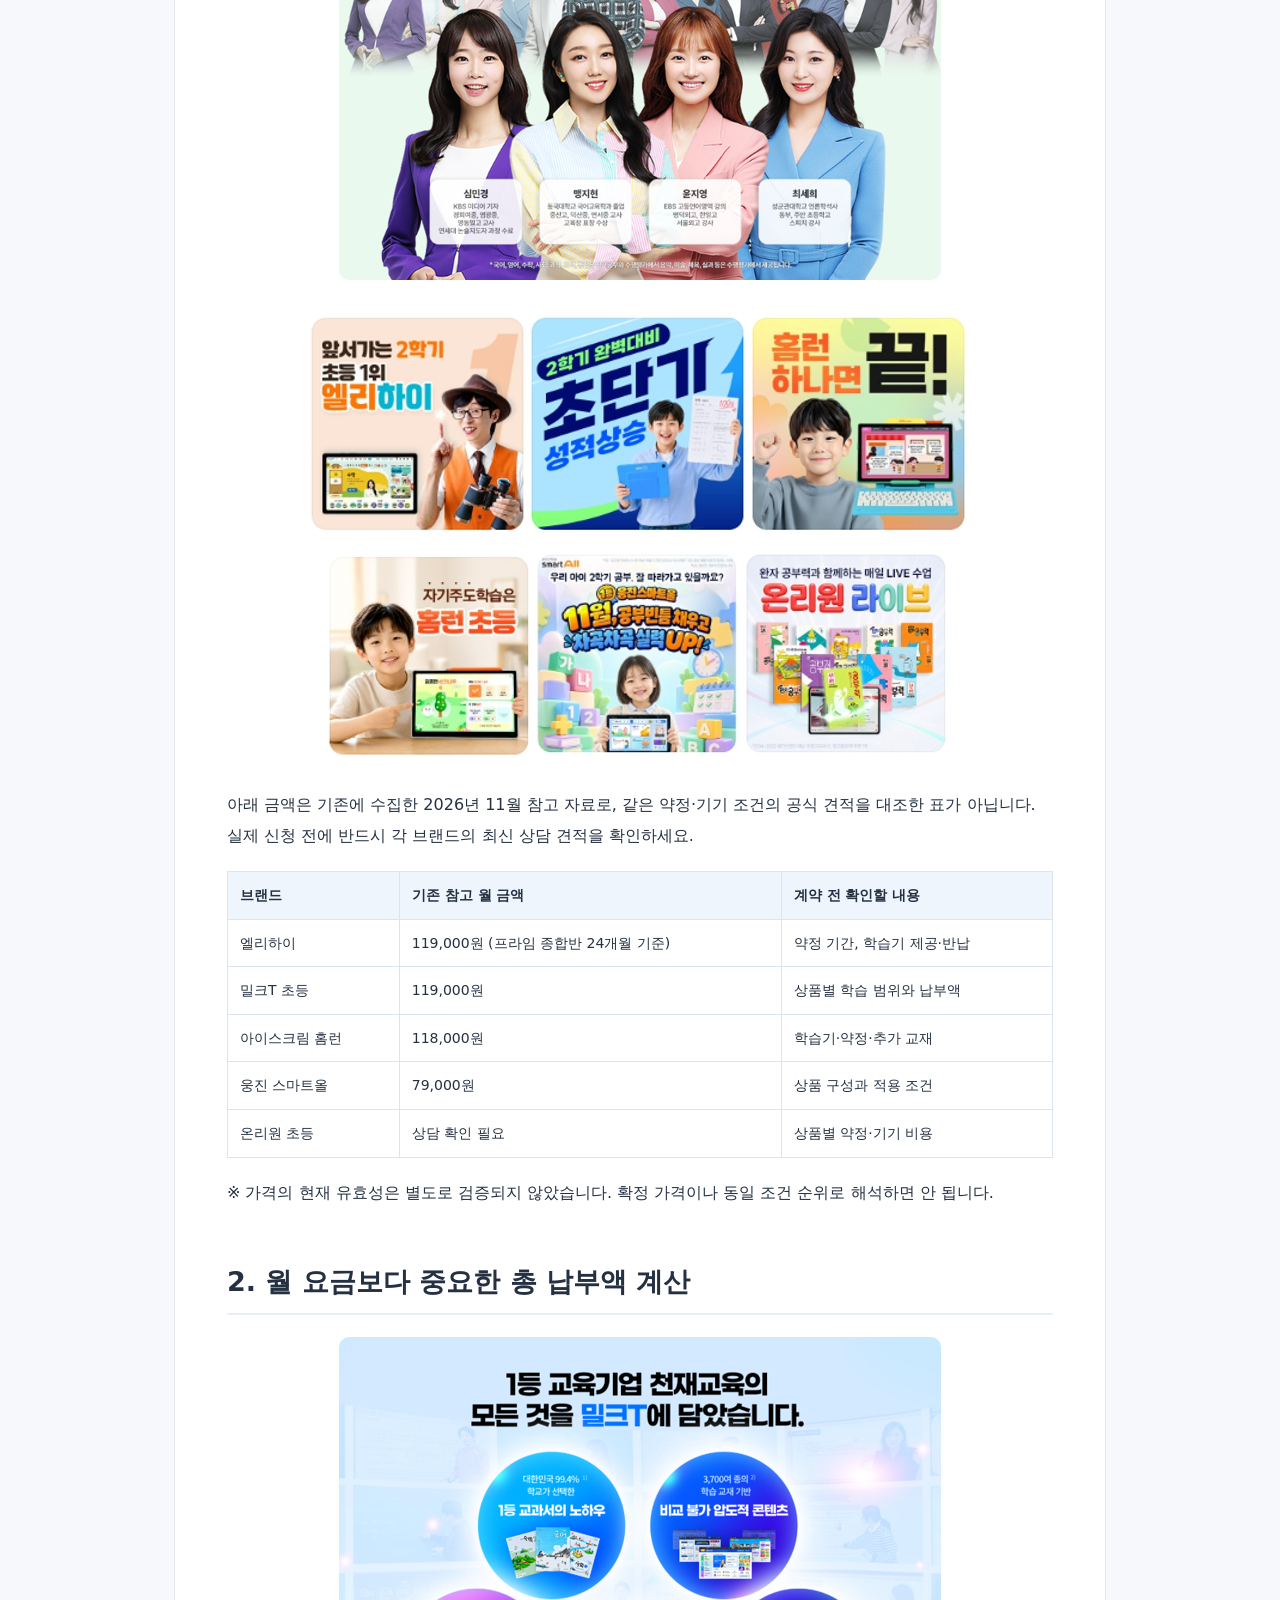
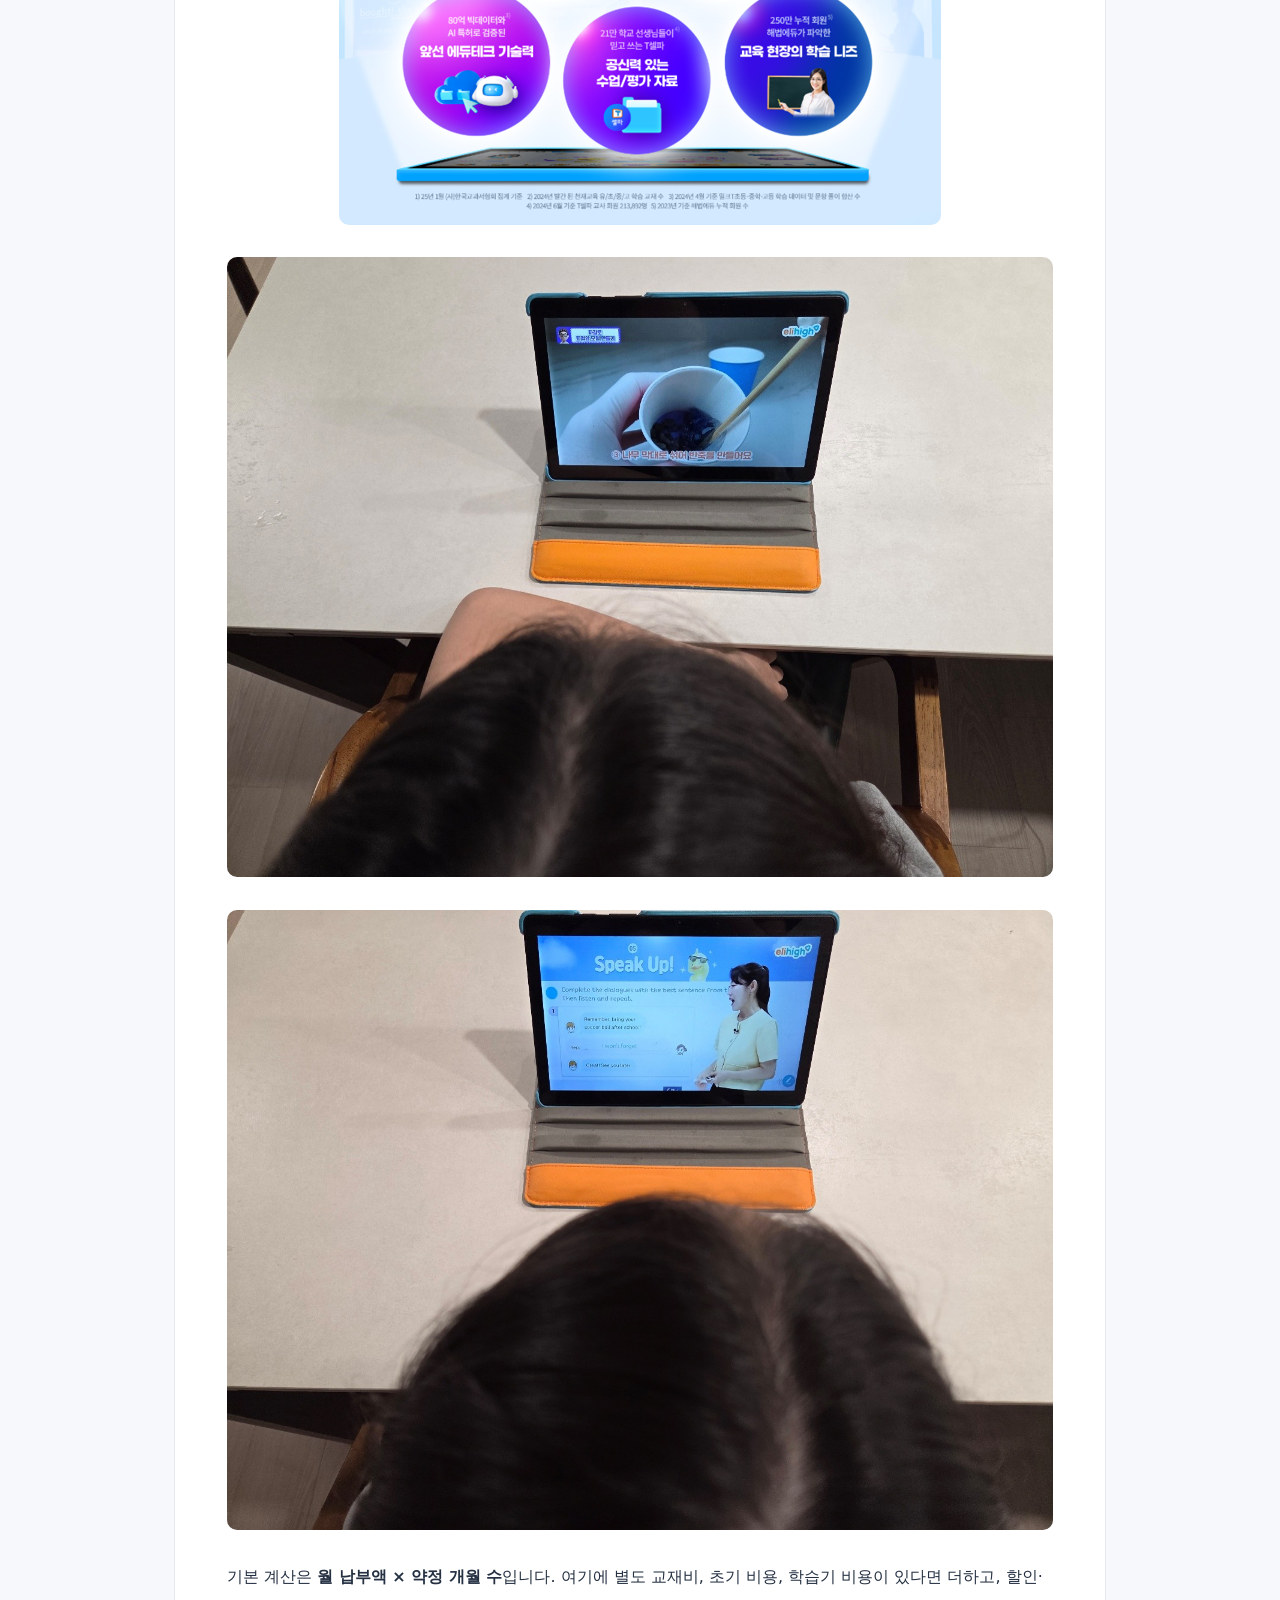
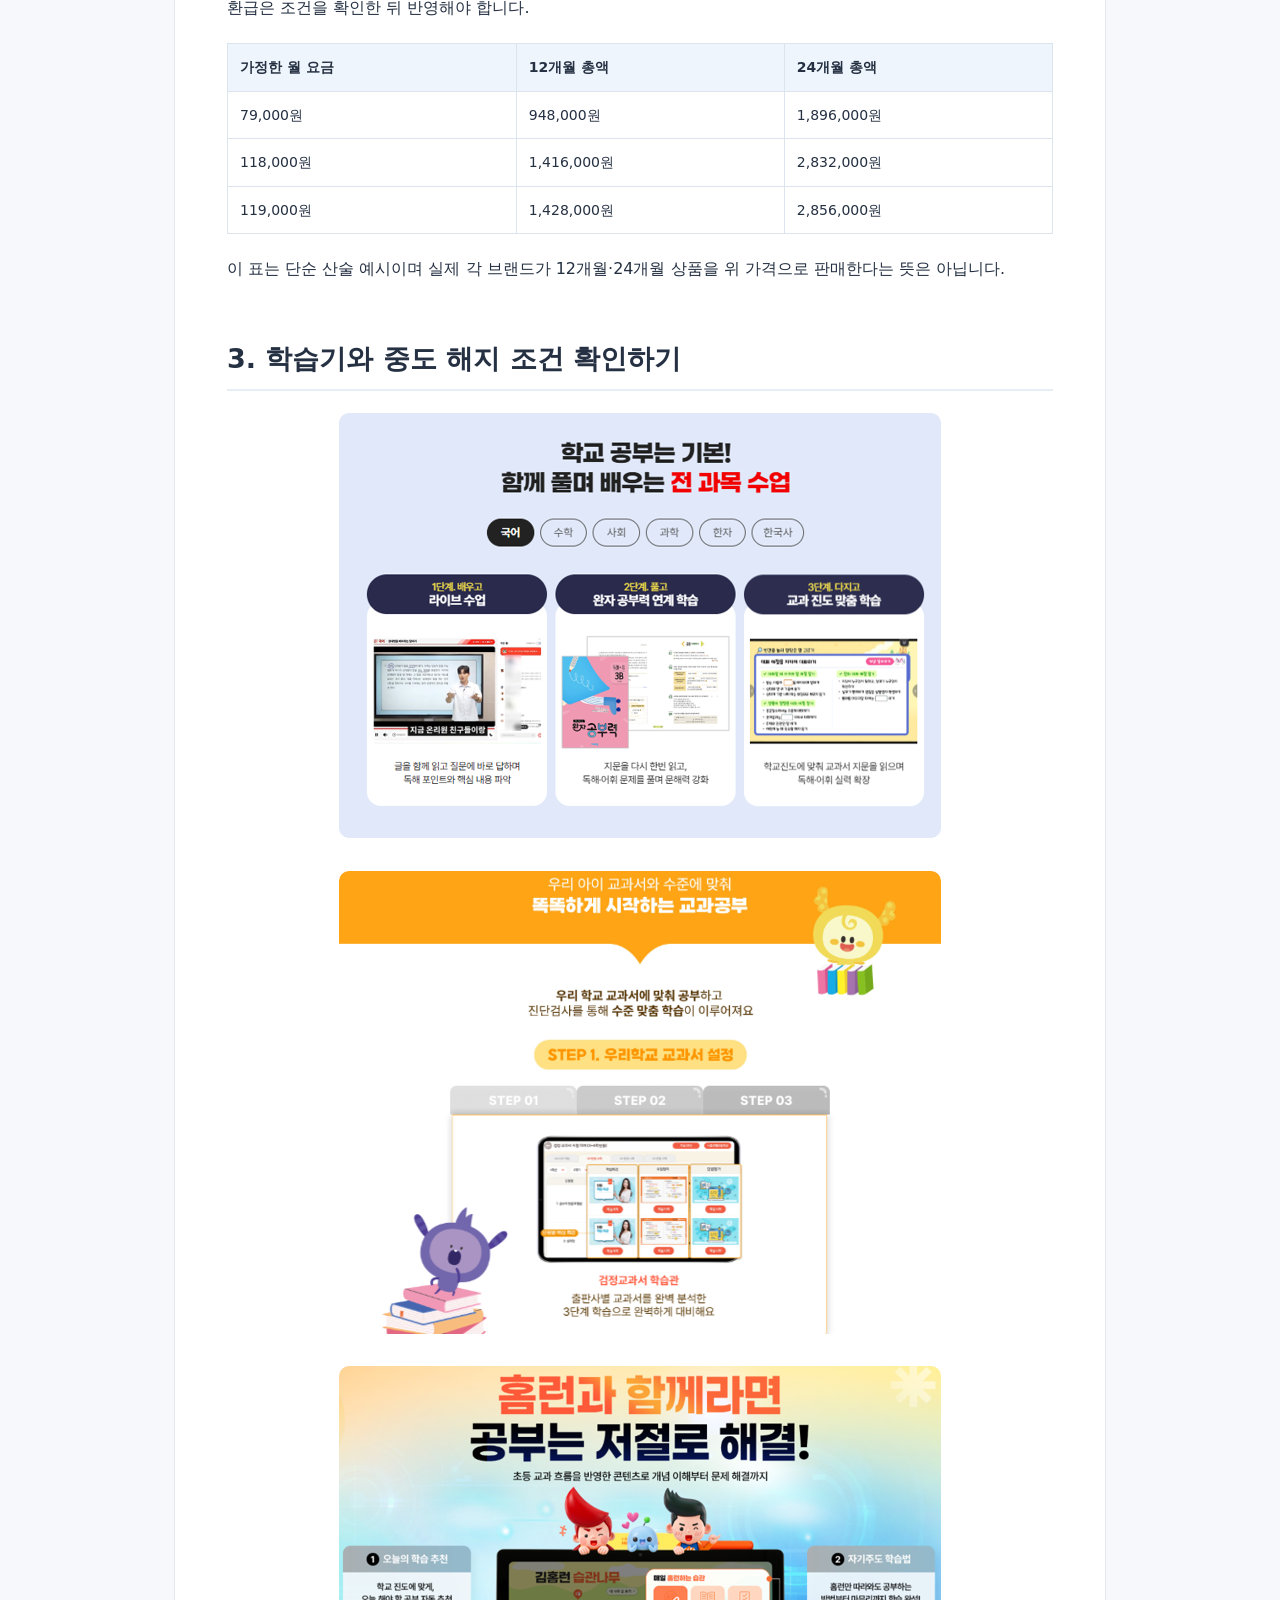
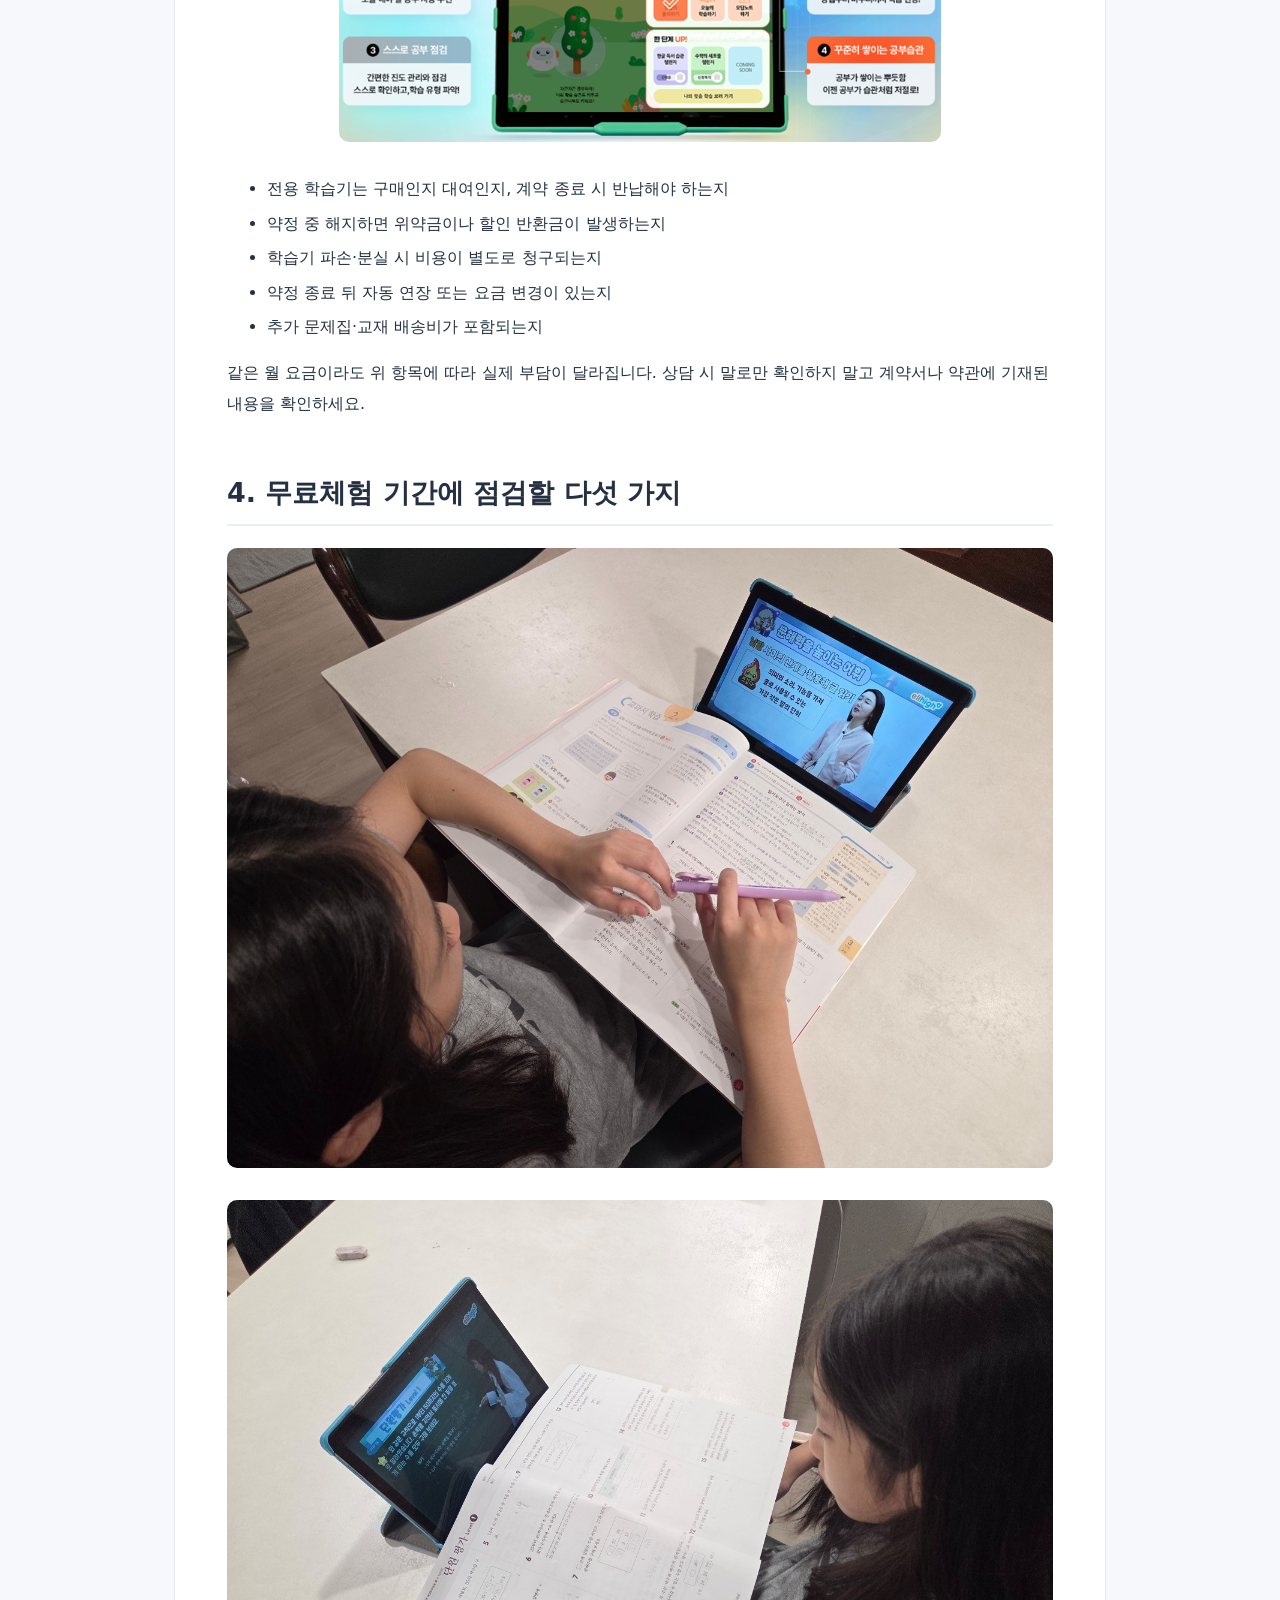
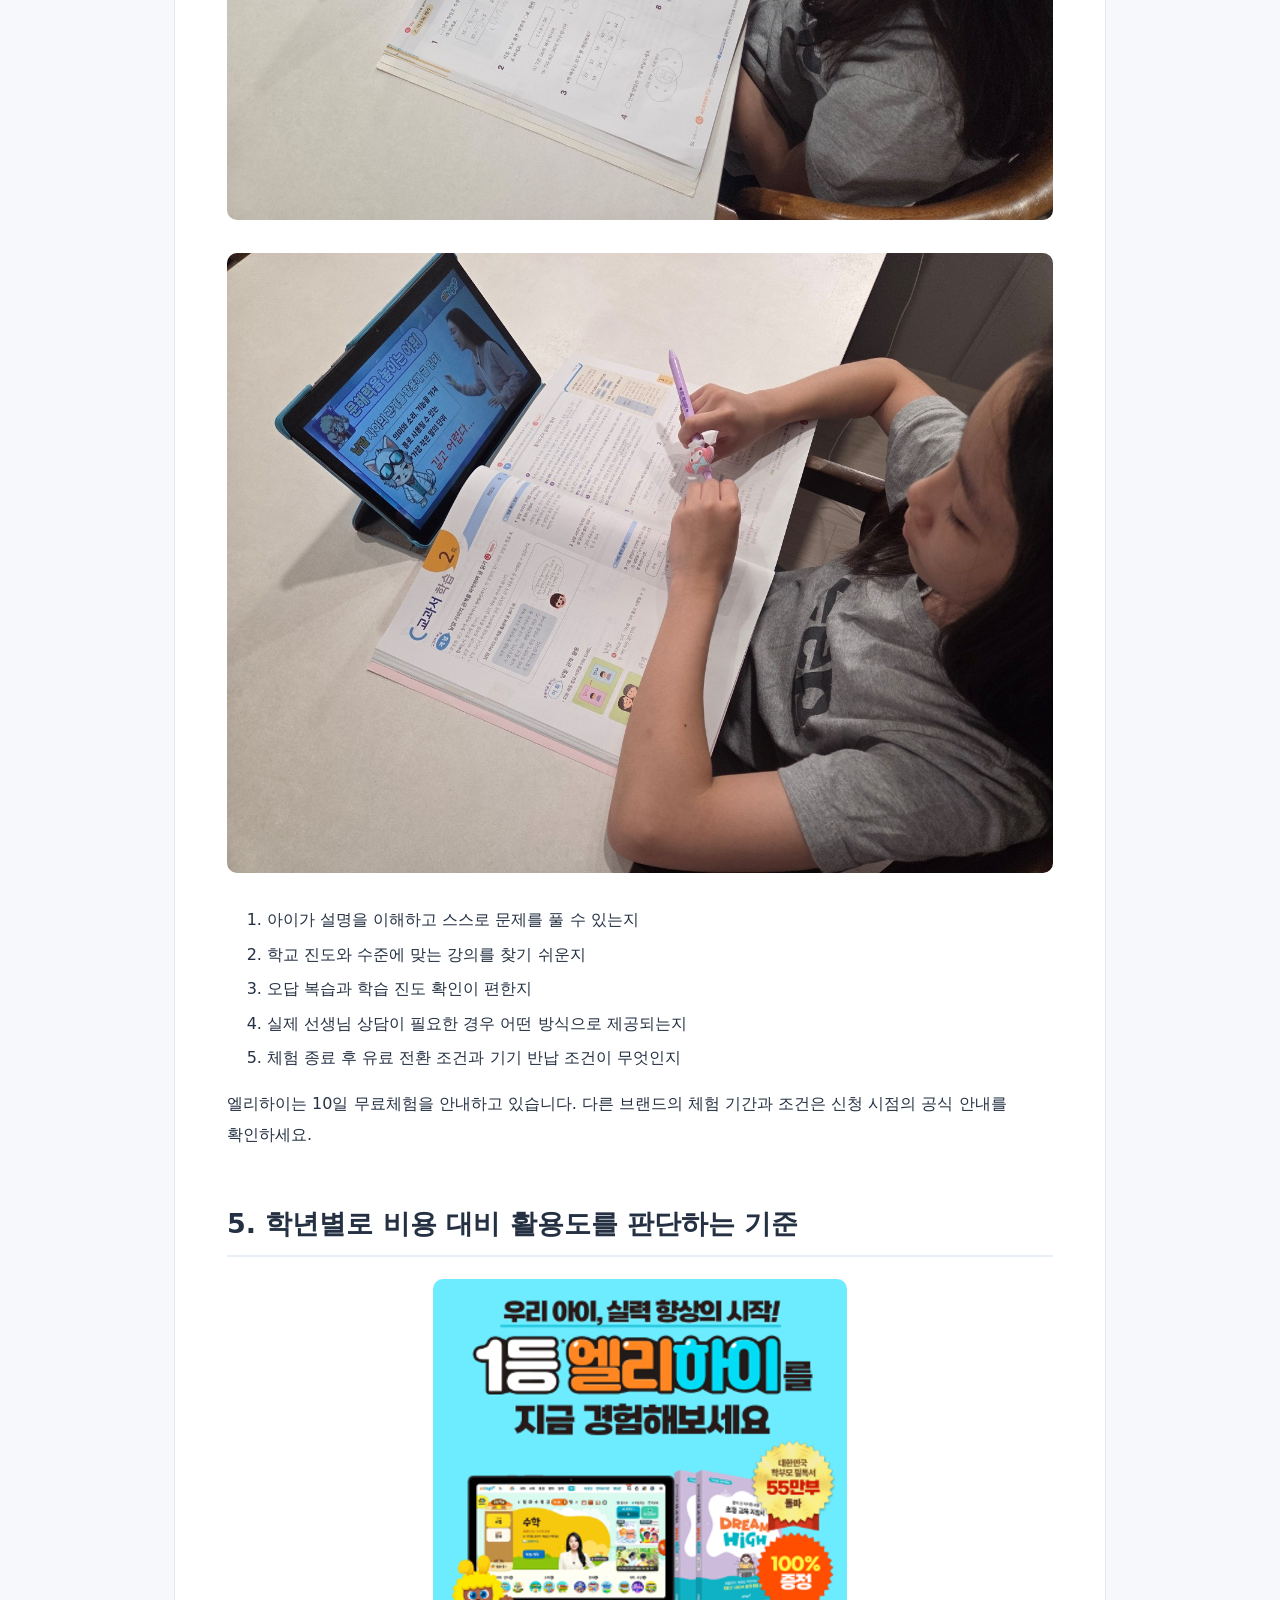
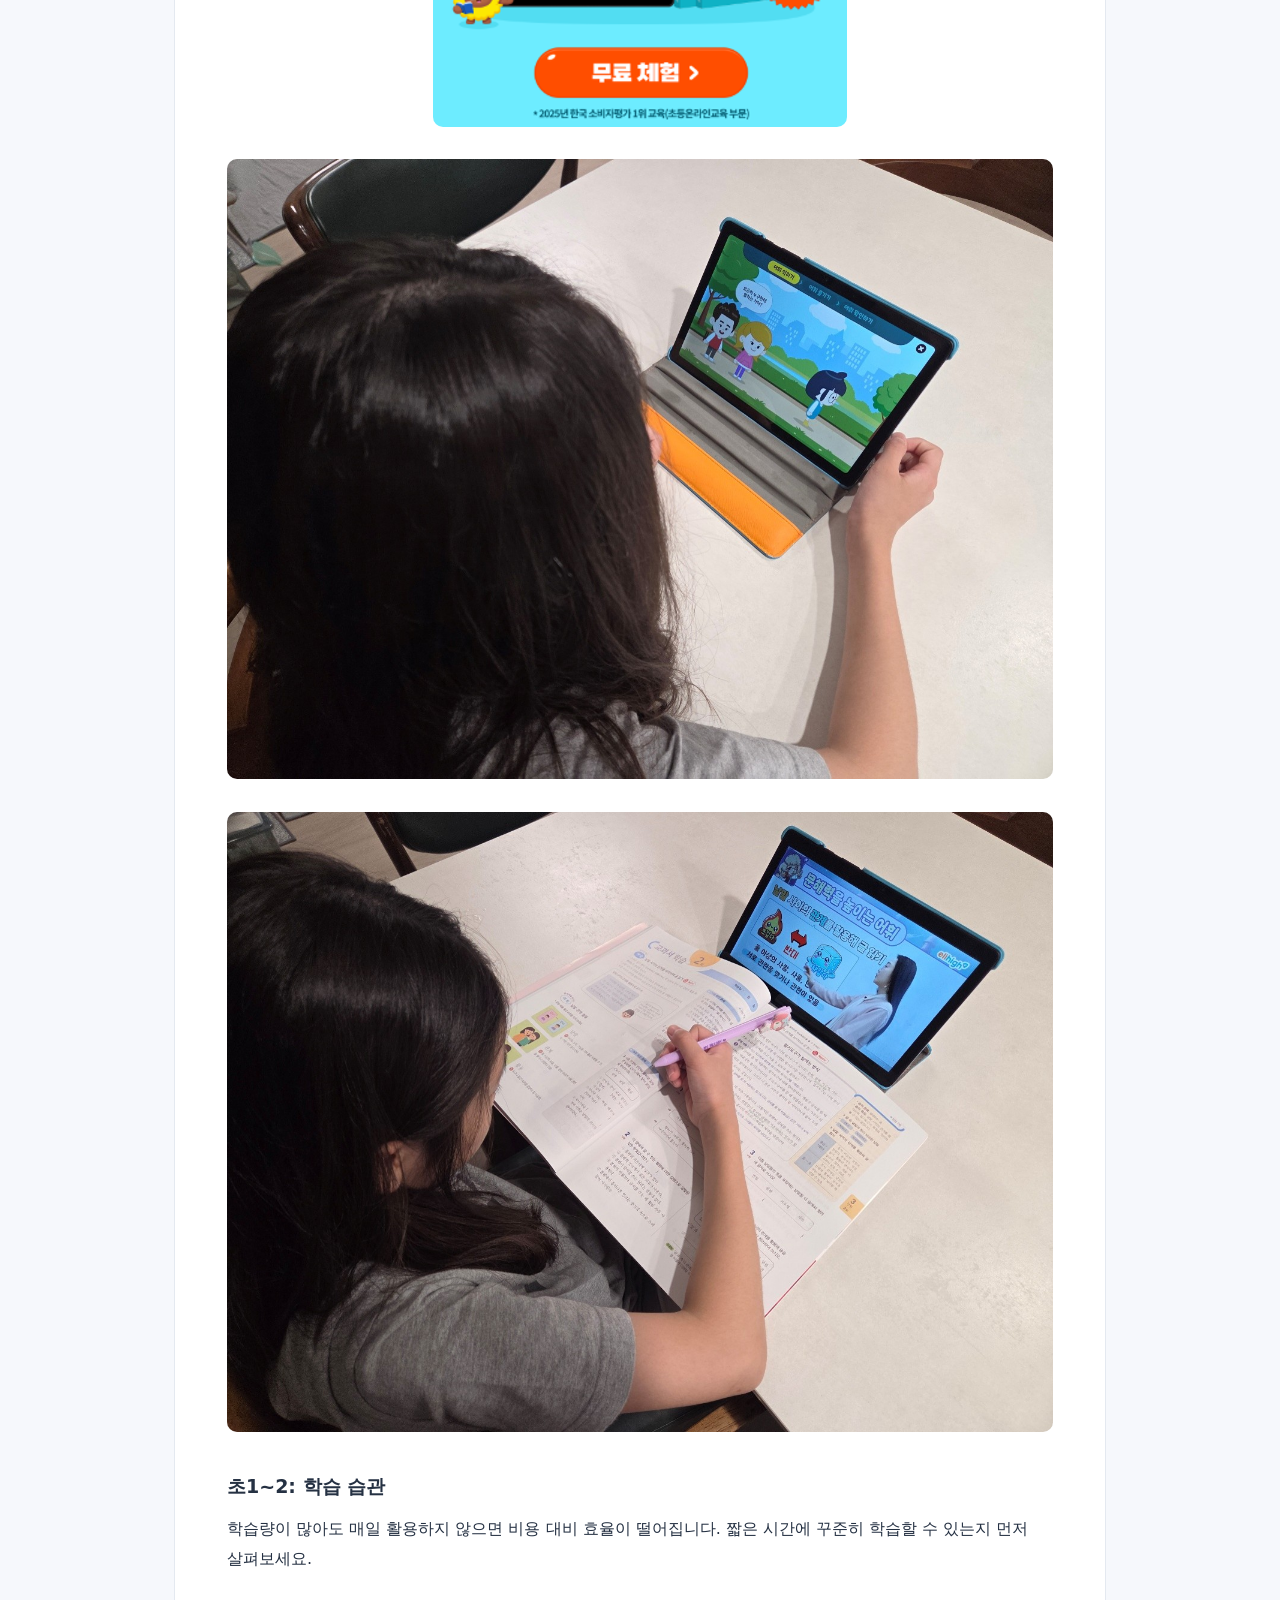
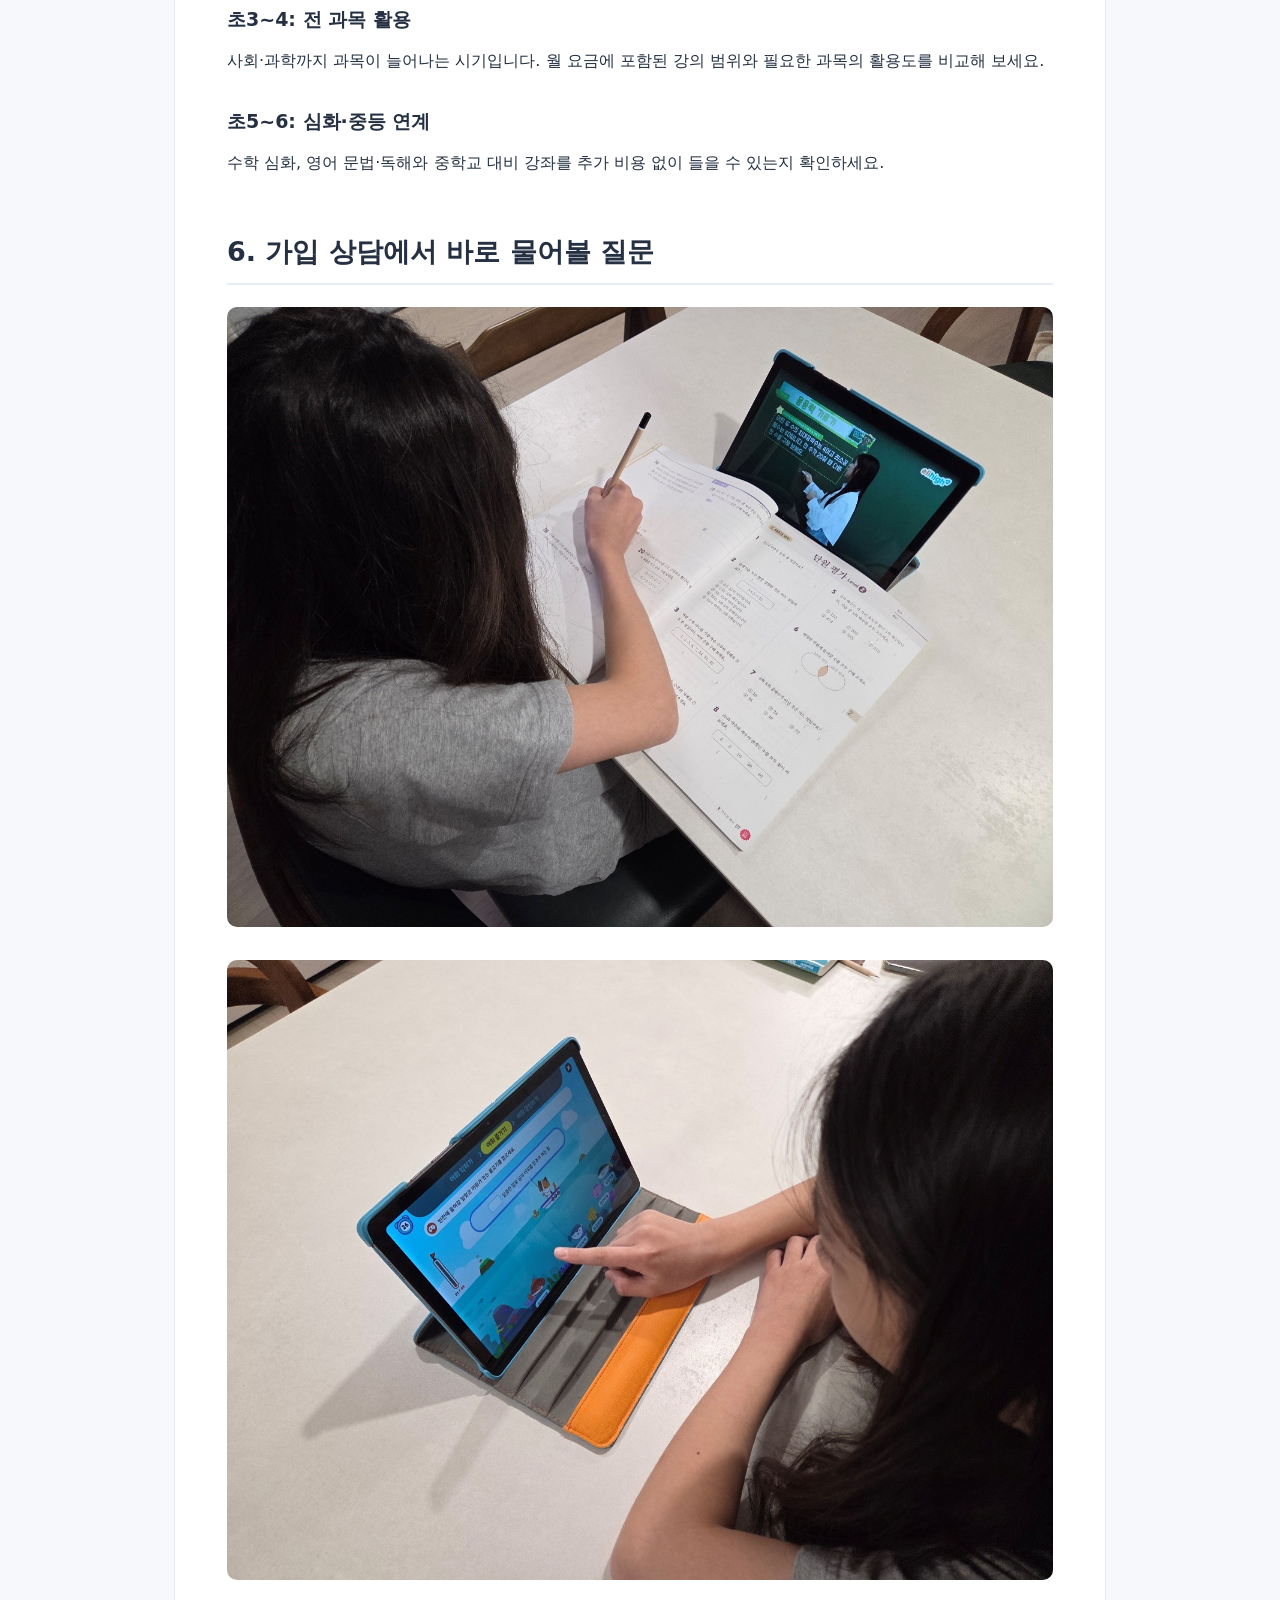
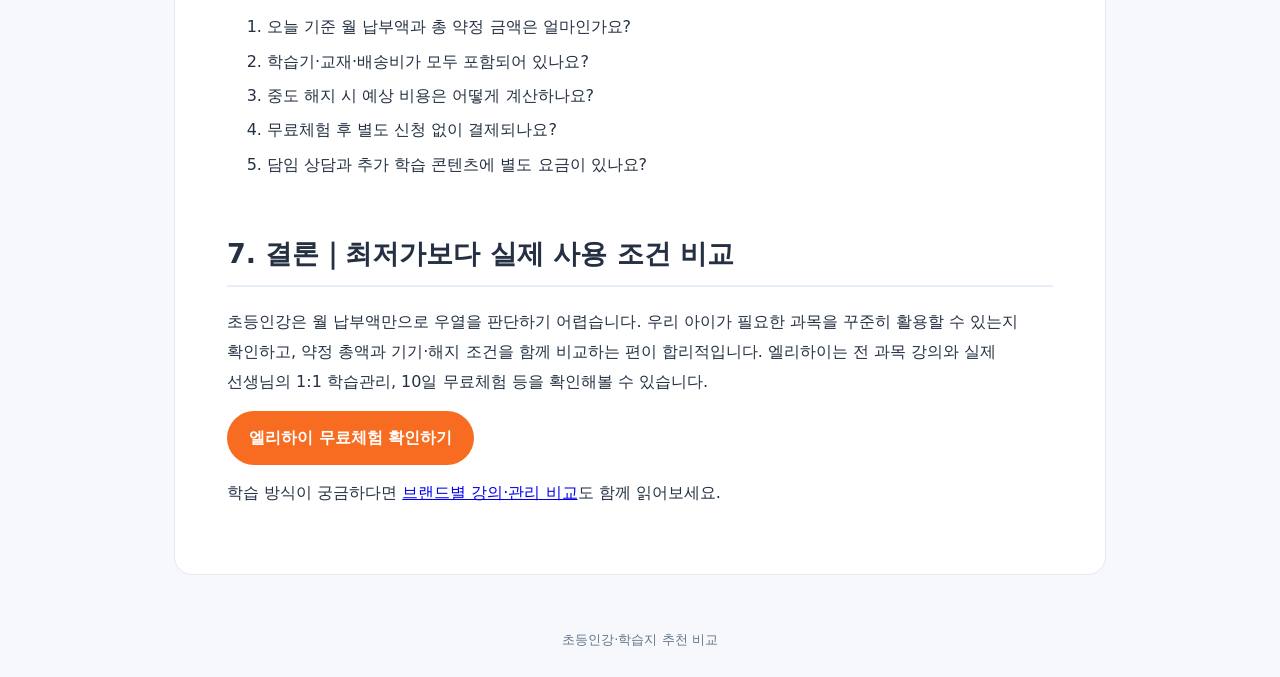
<file: elementary-online-top5-2026.html>
<!DOCTYPE html>
<html lang="ko"><head><meta charset="utf-8"/><meta content="width=device-width, initial-scale=1" name="viewport"/><title>2026 초등인강 TOP 5 비용 비교｜약정·학습기·무료체험 체크리스트</title><meta content="초등인강 5개 브랜드 월 요금 참고표와 약정 총액 계산, 학습기 비용, 중도 해지 조건, 무료체험 체크리스트를 정리했습니다." name="description"/><meta content="index,follow" name="robots"/><link href="https://jjh950621-star.github.io/elementary-study/elementary-online-top5-2026.html" rel="canonical"/><meta content="article" property="og:type"/><meta content="2026 초등인강 비교 TOP 5｜엘리하이·밀크T·홈런·스마트올·온리원 가격 및 특징 총정리" property="og:title"/><meta content="https://jjh950621-star.github.io/elementary-study/images/comparison-01.jpg" property="og:image"/><meta content="https://jjh950621-star.github.io/elementary-study/elementary-online-top5-2026.html" property="og:url"/><style>
*{box-sizing:border-box}html{scroll-behavior:smooth;scroll-padding-top:20px}body{margin:0;background:#f6f8fc;color:#253143;font:16px/1.9 system-ui,-apple-system,'Noto Sans KR',sans-serif;word-break:keep-all}header{background:#fff;border-bottom:1px solid #e2e7ef}.top{max-width:1050px;margin:auto;display:flex;gap:18px;align-items:center;flex-wrap:wrap;padding:15px 20px}.top a{color:#2b415c;text-decoration:none;font-weight:600;font-size:14px}.top .logo{margin-right:auto;color:#145a9a}main{max-width:960px;margin:28px auto;padding:0 14px}article{background:#fff;padding:clamp(20px,5vw,52px);border:1px solid #e4e9f0;border-radius:18px}h1{font-size:clamp(25px,4vw,36px);line-height:1.45;letter-spacing:-.035em}h2{font-size:clamp(21px,3vw,27px);line-height:1.5;margin:54px 0 20px;border-bottom:2px solid #e8eef5;padding-bottom:10px}h3{font-size:19px;line-height:1.5;margin:30px 0 12px}p{margin:13px 0}li{margin:4px 0}.disclosure{background:#f2f5f9;border-left:4px solid #2871b8;padding:12px 16px;border-radius:6px}.category{color:#1269ae;font-weight:700;font-size:13px}.toc{border:1px solid #dce6f1;border-radius:14px;background:#f7fbff;padding:18px 22px;margin:28px 0 36px}.toc strong{font-size:20px}.toc-grid{display:grid;grid-template-columns:1fr;gap:5px;margin-top:12px}.toc a{display:block;text-decoration:none;color:#155a94;padding:4px 0}.toc a:hover{text-decoration:underline}.table-scroll{overflow-x:auto;margin:20px 0}table{border-collapse:collapse;width:100%;min-width:580px;font-size:14px}td,th{border:1px solid #dce4ed;padding:10px 12px;text-align:left;vertical-align:top}th{background:#eef5fc}.photo{text-align:center;margin:22px 0}.photo img{max-width:100%;height:auto;border-radius:10px}.cta{display:inline-block;background:#f76c20;color:white;padding:12px 22px;border-radius:28px;text-decoration:none;font-weight:750}footer{text-align:center;padding:25px;color:#64748b;font-size:13px}@media(max-width:640px){.toc-grid{grid-template-columns:1fr}.top{gap:10px}article{border-radius:10px}}
</style><script type="application/ld+json">{"@context": "https://schema.org", "@type": "Article", "headline": "2026 초등인강 TOP 5 비용 비교｜약정·학습기·무료체험 체크리스트", "datePublished": "2026-11-06", "inLanguage": "ko-KR", "mainEntityOfPage": "https://jjh950621-star.github.io/elementary-study/elementary-online-top5-2026.html"}</script></head><body><header><nav class="top"><a class="logo" href="index.html">📘 초등인강·학습지 추천 비교</a><a href="index.html">홈</a><a href="low-grade.html">저학년</a><a href="high-grade.html">고학년</a><a href="brands.html">브랜드 비교</a><a href="guide.html">선택 가이드</a></nav></header><main><article><div class="category">가입 전 비용 점검 · 2026년 11월</div><h1>2026 초등인강 TOP 5 비용 비교｜약정·학습기·무료체험 체크리스트</h1><p class="disclosure">엘리하이로부터 제품과 원고료를 제공받아 체험 후 작성하였습니다</p>
<p>초등인강을 고를 때 월 요금만 비교하면 실제 부담을 놓치기 쉽습니다. 같은 월 납부액이라도 약정 기간, 전용 학습기 비용, 추가 교재, 중도 해지 조건에 따라 총비용이 달라지기 때문입니다. 이 글은 엘리하이·밀크T·아이스크림 홈런·웅진 스마트올·온리원 초등의 <strong>가입 전 비용 점검과 무료체험 확인 사항</strong>을 중심으로 정리했습니다.</p><p>브랜드별 강의 구성과 학습관리 차이는 <a href="elementary-comparison-2026.html">초등인강 학습 방식 비교 글</a>에서 따로 확인할 수 있습니다.</p>
<h2>1. 초등인강 월 학습비 비교 전 알아둘 점</h2><figure class="photo"><img alt="초등인강 학습 관련 이미지 3" decoding="async" loading="lazy" src="images/comparison-03.jpg"/></figure><figure class="photo"><img alt="초등인강 학습 관련 이미지 2" decoding="async" loading="lazy" src="images/comparison-02.png"/></figure><figure class="photo"><img alt="초등인강 학습 관련 이미지 1" decoding="async" loading="lazy" src="images/comparison-01.jpg"/></figure><p>아래 금액은 기존에 수집한 2026년 11월 참고 자료로, 같은 약정·기기 조건의 공식 견적을 대조한 표가 아닙니다. 실제 신청 전에 반드시 각 브랜드의 최신 상담 견적을 확인하세요.</p>
<div class="table-scroll"><table><thead><tr><th>브랜드</th><th>기존 참고 월 금액</th><th>계약 전 확인할 내용</th></tr></thead><tbody><tr><td>엘리하이</td><td>119,000원 (프라임 종합반 24개월 기준)</td><td>약정 기간, 학습기 제공·반납</td></tr><tr><td>밀크T 초등</td><td>119,000원</td><td>상품별 학습 범위와 납부액</td></tr><tr><td>아이스크림 홈런</td><td>118,000원</td><td>학습기·약정·추가 교재</td></tr><tr><td>웅진 스마트올</td><td>79,000원</td><td>상품 구성과 적용 조건</td></tr><tr><td>온리원 초등</td><td>상담 확인 필요</td><td>상품별 약정·기기 비용</td></tr></tbody></table></div><p>※ 가격의 현재 유효성은 별도로 검증되지 않았습니다. 확정 가격이나 동일 조건 순위로 해석하면 안 됩니다.</p>
<h2>2. 월 요금보다 중요한 총 납부액 계산</h2><figure class="photo"><img alt="초등인강 학습 관련 이미지 6" decoding="async" loading="lazy" src="images/comparison-06.png"/></figure><figure class="photo"><img alt="초등인강 학습 관련 이미지 5" decoding="async" loading="lazy" src="images/comparison-05.jpg"/></figure><figure class="photo"><img alt="초등인강 학습 관련 이미지 4" decoding="async" loading="lazy" src="images/comparison-04.jpg"/></figure><p>기본 계산은 <strong>월 납부액 × 약정 개월 수</strong>입니다. 여기에 별도 교재비, 초기 비용, 학습기 비용이 있다면 더하고, 할인·환급은 조건을 확인한 뒤 반영해야 합니다.</p><div class="table-scroll"><table><thead><tr><th>가정한 월 요금</th><th>12개월 총액</th><th>24개월 총액</th></tr></thead><tbody><tr><td>79,000원</td><td>948,000원</td><td>1,896,000원</td></tr><tr><td>118,000원</td><td>1,416,000원</td><td>2,832,000원</td></tr><tr><td>119,000원</td><td>1,428,000원</td><td>2,856,000원</td></tr></tbody></table></div><p>이 표는 단순 산술 예시이며 실제 각 브랜드가 12개월·24개월 상품을 위 가격으로 판매한다는 뜻은 아닙니다.</p>
<h2>3. 학습기와 중도 해지 조건 확인하기</h2><figure class="photo"><img alt="초등인강 학습 관련 이미지 9" decoding="async" loading="lazy" src="images/comparison-09.png"/></figure><figure class="photo"><img alt="초등인강 학습 관련 이미지 8" decoding="async" loading="lazy" src="images/comparison-08.png"/></figure><figure class="photo"><img alt="초등인강 학습 관련 이미지 7" decoding="async" loading="lazy" src="images/comparison-07.png"/></figure><ul><li>전용 학습기는 구매인지 대여인지, 계약 종료 시 반납해야 하는지</li><li>약정 중 해지하면 위약금이나 할인 반환금이 발생하는지</li><li>학습기 파손·분실 시 비용이 별도로 청구되는지</li><li>약정 종료 뒤 자동 연장 또는 요금 변경이 있는지</li><li>추가 문제집·교재 배송비가 포함되는지</li></ul><p>같은 월 요금이라도 위 항목에 따라 실제 부담이 달라집니다. 상담 시 말로만 확인하지 말고 계약서나 약관에 기재된 내용을 확인하세요.</p>
<h2>4. 무료체험 기간에 점검할 다섯 가지</h2><figure class="photo"><img alt="초등인강 학습 관련 이미지 11" decoding="async" loading="lazy" src="images/comparison-11.jpg"/></figure><figure class="photo"><img alt="초등인강 학습 관련 이미지 12" decoding="async" loading="lazy" src="images/comparison-12.jpg"/></figure><figure class="photo"><img alt="초등인강 학습 관련 이미지 10" decoding="async" loading="lazy" src="images/comparison-10.jpg"/></figure><ol><li>아이가 설명을 이해하고 스스로 문제를 풀 수 있는지</li><li>학교 진도와 수준에 맞는 강의를 찾기 쉬운지</li><li>오답 복습과 학습 진도 확인이 편한지</li><li>실제 선생님 상담이 필요한 경우 어떤 방식으로 제공되는지</li><li>체험 종료 후 유료 전환 조건과 기기 반납 조건이 무엇인지</li></ol><p>엘리하이는 10일 무료체험을 안내하고 있습니다. 다른 브랜드의 체험 기간과 조건은 신청 시점의 공식 안내를 확인하세요.</p>
<h2>5. 학년별로 비용 대비 활용도를 판단하는 기준</h2><figure class="photo"><img alt="초등인강 학습 관련 이미지 15" decoding="async" loading="lazy" src="images/comparison-15.png"/></figure><figure class="photo"><img alt="초등인강 학습 관련 이미지 14" decoding="async" loading="lazy" src="images/comparison-14.jpg"/></figure><figure class="photo"><img alt="초등인강 학습 관련 이미지 13" decoding="async" loading="lazy" src="images/comparison-13.jpg"/></figure><h3>초1~2: 학습 습관</h3><p>학습량이 많아도 매일 활용하지 않으면 비용 대비 효율이 떨어집니다. 짧은 시간에 꾸준히 학습할 수 있는지 먼저 살펴보세요.</p><h3>초3~4: 전 과목 활용</h3><p>사회·과학까지 과목이 늘어나는 시기입니다. 월 요금에 포함된 강의 범위와 필요한 과목의 활용도를 비교해 보세요.</p><h3>초5~6: 심화·중등 연계</h3><p>수학 심화, 영어 문법·독해와 중학교 대비 강좌를 추가 비용 없이 들을 수 있는지 확인하세요.</p>
<h2>6. 가입 상담에서 바로 물어볼 질문</h2><figure class="photo"><img alt="초등인강 학습 관련 이미지 17" decoding="async" loading="lazy" src="images/comparison-17.jpg"/></figure><figure class="photo"><img alt="초등인강 학습 관련 이미지 16" decoding="async" loading="lazy" src="images/comparison-16.jpg"/></figure><ol><li>오늘 기준 월 납부액과 총 약정 금액은 얼마인가요?</li><li>학습기·교재·배송비가 모두 포함되어 있나요?</li><li>중도 해지 시 예상 비용은 어떻게 계산하나요?</li><li>무료체험 후 별도 신청 없이 결제되나요?</li><li>담임 상담과 추가 학습 콘텐츠에 별도 요금이 있나요?</li></ol>
<h2>7. 결론｜최저가보다 실제 사용 조건 비교</h2><p>초등인강은 월 납부액만으로 우열을 판단하기 어렵습니다. 우리 아이가 필요한 과목을 꾸준히 활용할 수 있는지 확인하고, 약정 총액과 기기·해지 조건을 함께 비교하는 편이 합리적입니다. 엘리하이는 전 과목 강의와 실제 선생님의 1:1 학습관리, 10일 무료체험 등을 확인해볼 수 있습니다.</p><p><a class="cta" href="https://m.mbest.co.kr/ad/?ptname=C4217" rel="noopener sponsored nofollow" target="_blank">엘리하이 무료체험 확인하기</a></p><p>학습 방식이 궁금하다면 <a href="elementary-comparison-2026.html">브랜드별 강의·관리 비교</a>도 함께 읽어보세요.</p></article></main><footer>초등인강·학습지 추천 비교</footer></body></html>
</file>
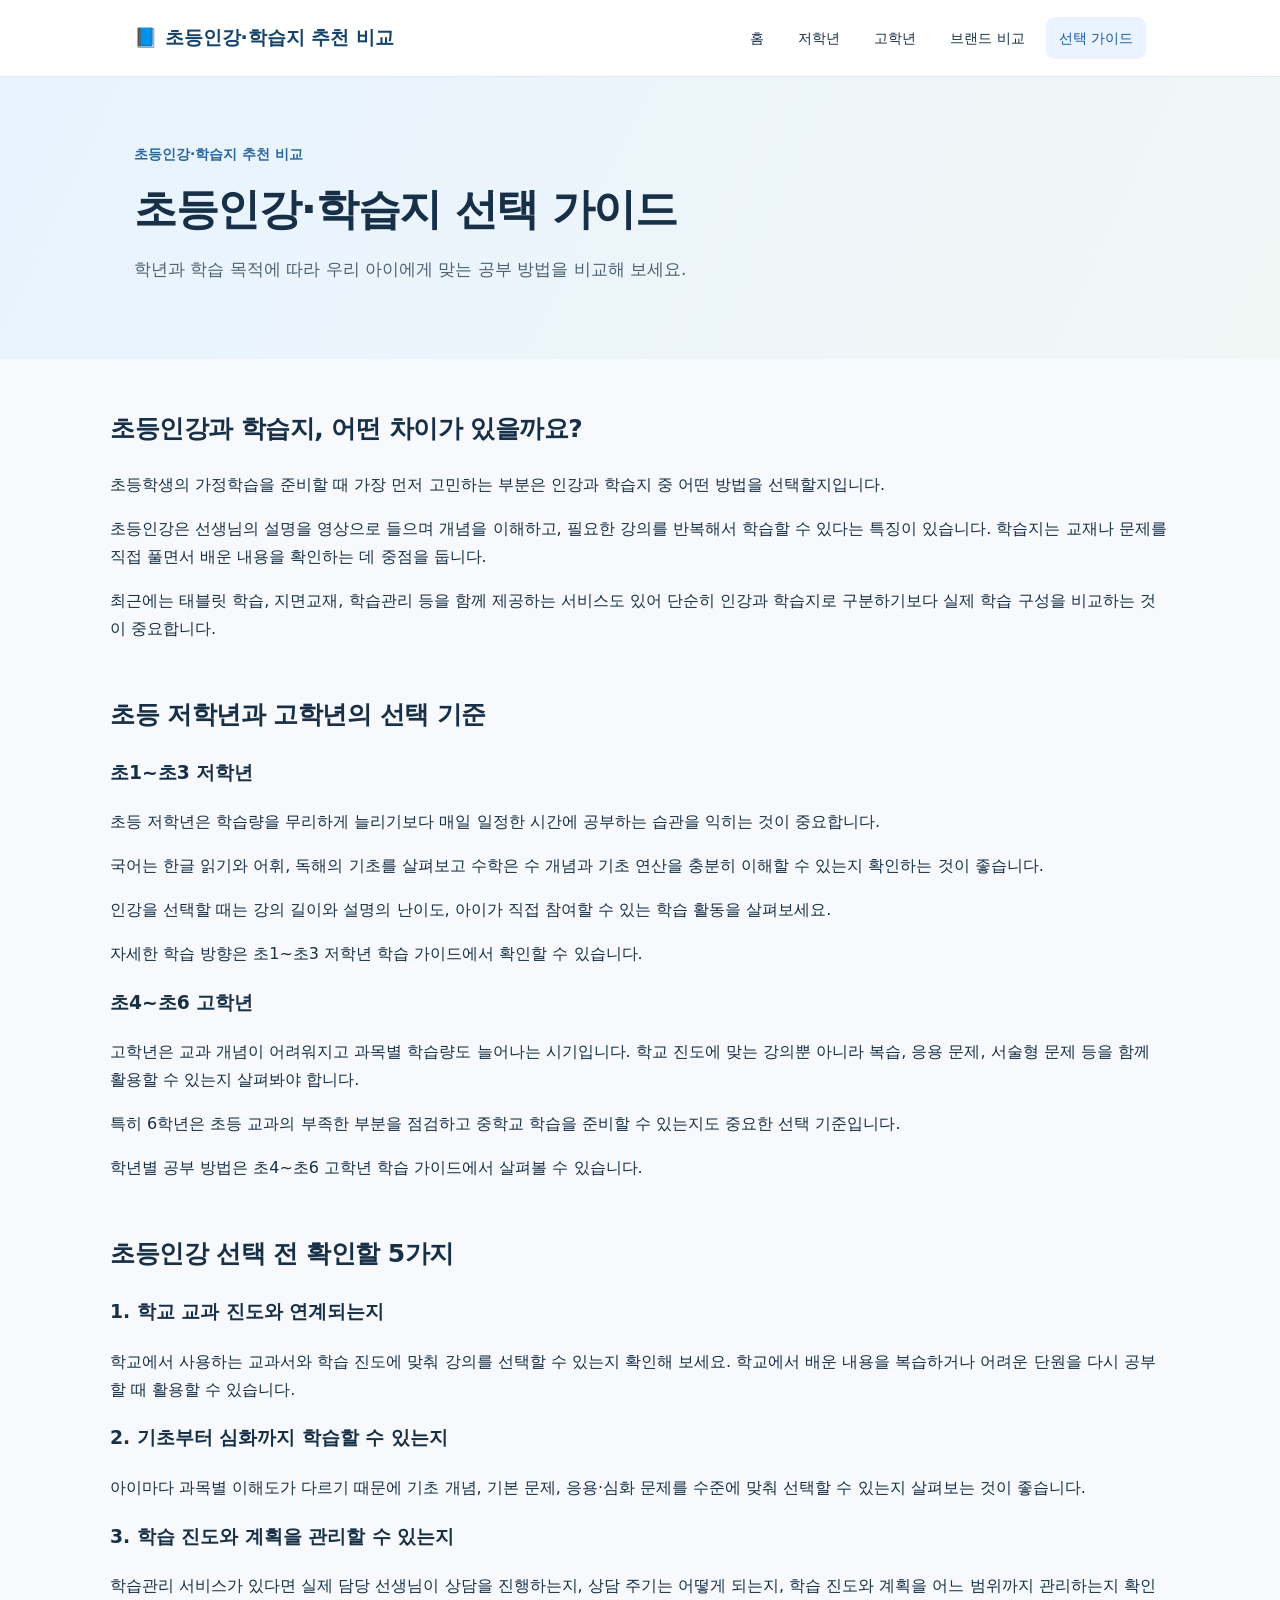
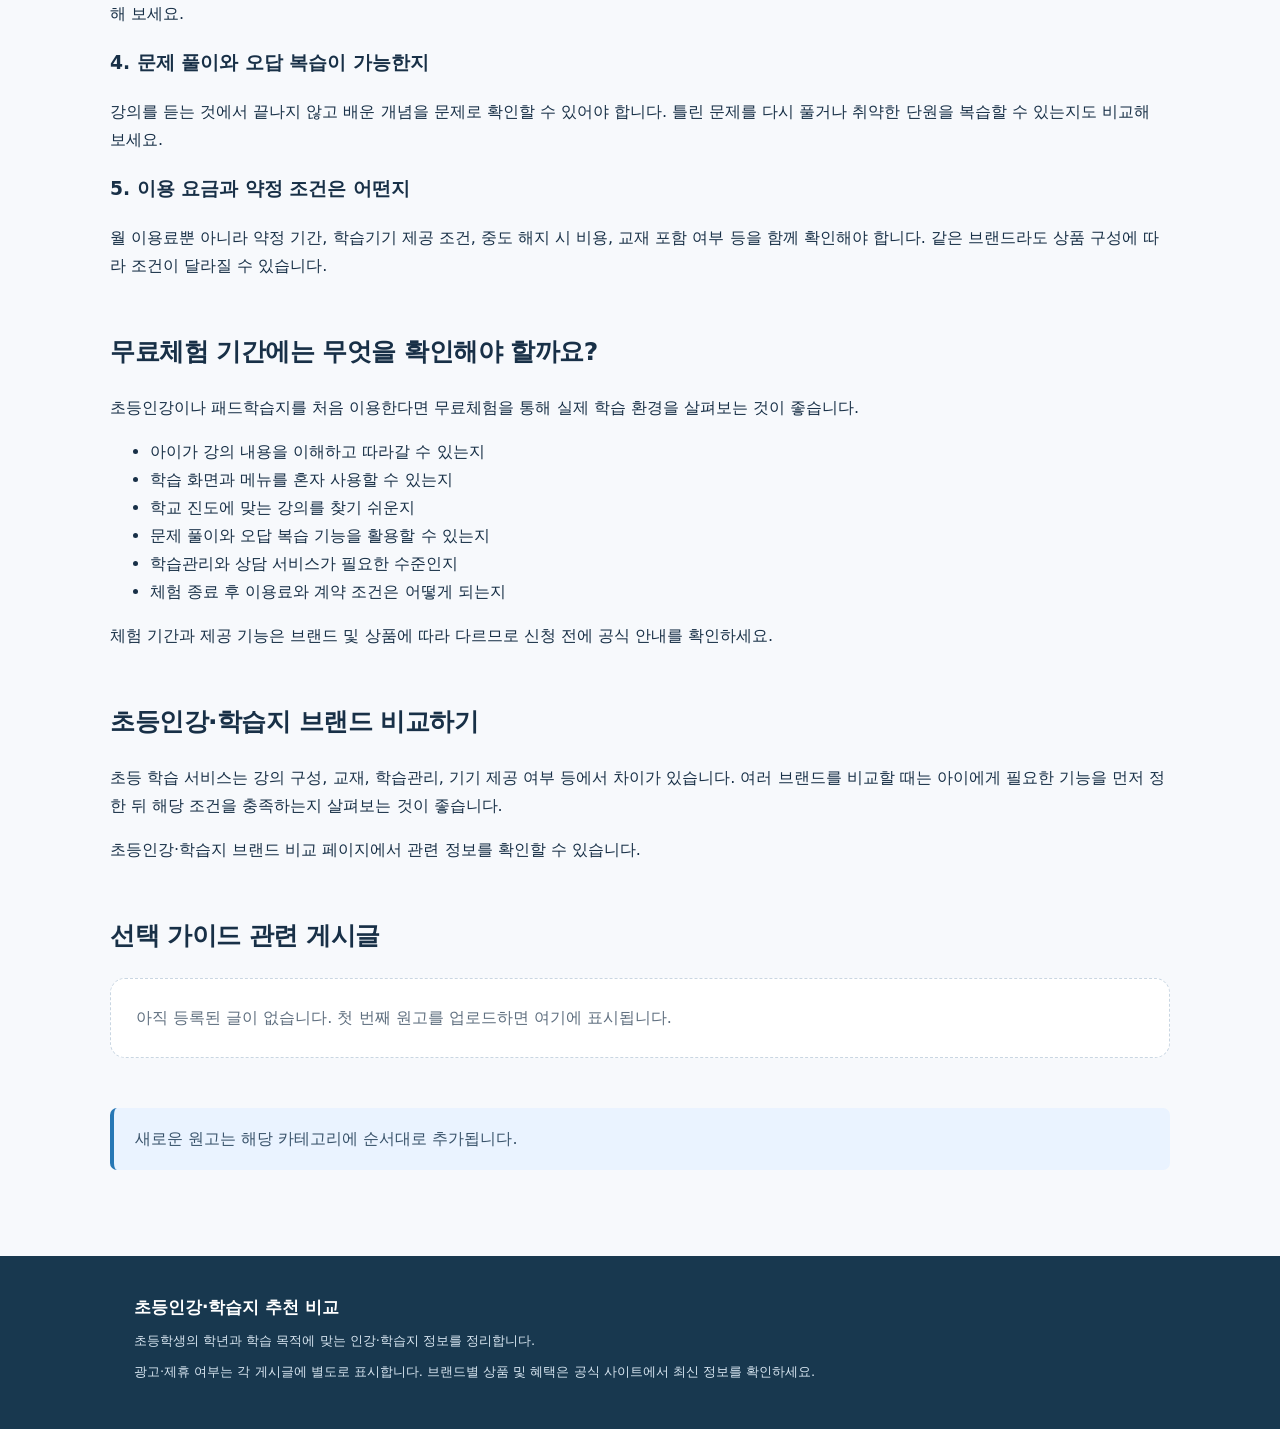
<file: guide.html>
<!doctype html>
<html lang="ko">
<head>
  <meta charset="utf-8">
  <meta name="viewport" content="width=device-width, initial-scale=1">
  <title>초등인강·학습지 선택 가이드 | 학년별 비교 기준</title>
  <meta name="description" content="초등인강과 초등학습지의 차이, 저학년과 고학년별 선택 기준, 학습관리와 무료체험 확인사항을 정리했습니다.">
  <link rel="canonical" href="https://jjh950621-star.github.io/elementary-study/guide.html">
  <meta property="og:type" content="website">
  <meta property="og:title" content="초등인강·학습지 선택 가이드">
  <meta property="og:description" content="우리 아이에게 맞는 초등인강과 학습지 선택 기준을 살펴보세요.">
  <meta property="og:url" content="https://jjh950621-star.github.io/elementary-study/guide.html">
  <link rel="stylesheet" href="style.css">
  <script defer src="script.js"></script>
</head>
<body>

<header class="site-header">
  <div class="wrap header-inner">
    <a class="brand" href="index.html">📘 초등인강·학습지 추천 비교</a>
    <nav class="nav" aria-label="주 메뉴">
      <a href="index.html">홈</a>
      <a href="low-grade.html">저학년</a>
      <a href="high-grade.html">고학년</a>
      <a href="brands.html">브랜드 비교</a>
      <a href="guide.html" class="active">선택 가이드</a>
    </nav>
  </div>
</header>

<section class="hero">
  <div class="wrap">
    <div class="eyebrow">초등인강·학습지 추천 비교</div>
    <h1>초등인강·학습지 선택 가이드</h1>
    <p>학년과 학습 목적에 따라 우리 아이에게 맞는 공부 방법을 비교해 보세요.</p>
  </div>
</section>

<main class="wrap main">

  <section class="section">
    <h2>초등인강과 학습지, 어떤 차이가 있을까요?</h2>
    <p>초등학생의 가정학습을 준비할 때 가장 먼저 고민하는 부분은 인강과 학습지 중 어떤 방법을 선택할지입니다.</p>
    <p>초등인강은 선생님의 설명을 영상으로 들으며 개념을 이해하고, 필요한 강의를 반복해서 학습할 수 있다는 특징이 있습니다. 학습지는 교재나 문제를 직접 풀면서 배운 내용을 확인하는 데 중점을 둡니다.</p>
    <p>최근에는 태블릿 학습, 지면교재, 학습관리 등을 함께 제공하는 서비스도 있어 단순히 인강과 학습지로 구분하기보다 실제 학습 구성을 비교하는 것이 중요합니다.</p>
  </section>

  <section class="section">
    <h2>초등 저학년과 고학년의 선택 기준</h2>

    <h3>초1~초3 저학년</h3>
    <p>초등 저학년은 학습량을 무리하게 늘리기보다 매일 일정한 시간에 공부하는 습관을 익히는 것이 중요합니다.</p>
    <p>국어는 한글 읽기와 어휘, 독해의 기초를 살펴보고 수학은 수 개념과 기초 연산을 충분히 이해할 수 있는지 확인하는 것이 좋습니다.</p>
    <p>인강을 선택할 때는 강의 길이와 설명의 난이도, 아이가 직접 참여할 수 있는 학습 활동을 살펴보세요.</p>
    <p>자세한 학습 방향은 <a href="low-grade.html">초1~초3 저학년 학습 가이드</a>에서 확인할 수 있습니다.</p>

    <h3>초4~초6 고학년</h3>
    <p>고학년은 교과 개념이 어려워지고 과목별 학습량도 늘어나는 시기입니다. 학교 진도에 맞는 강의뿐 아니라 복습, 응용 문제, 서술형 문제 등을 함께 활용할 수 있는지 살펴봐야 합니다.</p>
    <p>특히 6학년은 초등 교과의 부족한 부분을 점검하고 중학교 학습을 준비할 수 있는지도 중요한 선택 기준입니다.</p>
    <p>학년별 공부 방법은 <a href="high-grade.html">초4~초6 고학년 학습 가이드</a>에서 살펴볼 수 있습니다.</p>
  </section>

  <section class="section">
    <h2>초등인강 선택 전 확인할 5가지</h2>

    <h3>1. 학교 교과 진도와 연계되는지</h3>
    <p>학교에서 사용하는 교과서와 학습 진도에 맞춰 강의를 선택할 수 있는지 확인해 보세요. 학교에서 배운 내용을 복습하거나 어려운 단원을 다시 공부할 때 활용할 수 있습니다.</p>

    <h3>2. 기초부터 심화까지 학습할 수 있는지</h3>
    <p>아이마다 과목별 이해도가 다르기 때문에 기초 개념, 기본 문제, 응용·심화 문제를 수준에 맞춰 선택할 수 있는지 살펴보는 것이 좋습니다.</p>

    <h3>3. 학습 진도와 계획을 관리할 수 있는지</h3>
    <p>학습관리 서비스가 있다면 실제 담당 선생님이 상담을 진행하는지, 상담 주기는 어떻게 되는지, 학습 진도와 계획을 어느 범위까지 관리하는지 확인해 보세요.</p>

    <h3>4. 문제 풀이와 오답 복습이 가능한지</h3>
    <p>강의를 듣는 것에서 끝나지 않고 배운 개념을 문제로 확인할 수 있어야 합니다. 틀린 문제를 다시 풀거나 취약한 단원을 복습할 수 있는지도 비교해 보세요.</p>

    <h3>5. 이용 요금과 약정 조건은 어떤지</h3>
    <p>월 이용료뿐 아니라 약정 기간, 학습기기 제공 조건, 중도 해지 시 비용, 교재 포함 여부 등을 함께 확인해야 합니다. 같은 브랜드라도 상품 구성에 따라 조건이 달라질 수 있습니다.</p>
  </section>

  <section class="section">
    <h2>무료체험 기간에는 무엇을 확인해야 할까요?</h2>
    <p>초등인강이나 패드학습지를 처음 이용한다면 무료체험을 통해 실제 학습 환경을 살펴보는 것이 좋습니다.</p>
    <ul>
      <li>아이가 강의 내용을 이해하고 따라갈 수 있는지</li>
      <li>학습 화면과 메뉴를 혼자 사용할 수 있는지</li>
      <li>학교 진도에 맞는 강의를 찾기 쉬운지</li>
      <li>문제 풀이와 오답 복습 기능을 활용할 수 있는지</li>
      <li>학습관리와 상담 서비스가 필요한 수준인지</li>
      <li>체험 종료 후 이용료와 계약 조건은 어떻게 되는지</li>
    </ul>
    <p>체험 기간과 제공 기능은 브랜드 및 상품에 따라 다르므로 신청 전에 공식 안내를 확인하세요.</p>
  </section>

  <section class="section">
    <h2>초등인강·학습지 브랜드 비교하기</h2>
    <p>초등 학습 서비스는 강의 구성, 교재, 학습관리, 기기 제공 여부 등에서 차이가 있습니다. 여러 브랜드를 비교할 때는 아이에게 필요한 기능을 먼저 정한 뒤 해당 조건을 충족하는지 살펴보는 것이 좋습니다.</p>
    <p><a href="brands.html">초등인강·학습지 브랜드 비교 페이지</a>에서 관련 정보를 확인할 수 있습니다.</p>
  </section>

  <section class="section">
    <h2>선택 가이드 관련 게시글</h2>
    <div class="post-list" data-post-list data-category="선택 가이드"></div>
  </section>

  <p class="note">새로운 원고는 해당 카테고리에 순서대로 추가됩니다.</p>

</main>

<footer class="footer">
  <div class="wrap">
    <strong>초등인강·학습지 추천 비교</strong>
    <p>초등학생의 학년과 학습 목적에 맞는 인강·학습지 정보를 정리합니다.</p>
    <p>광고·제휴 여부는 각 게시글에 별도로 표시합니다. 브랜드별 상품 및 혜택은 공식 사이트에서 최신 정보를 확인하세요.</p>
  </div>
</footer>

</body>
</html>
</file>
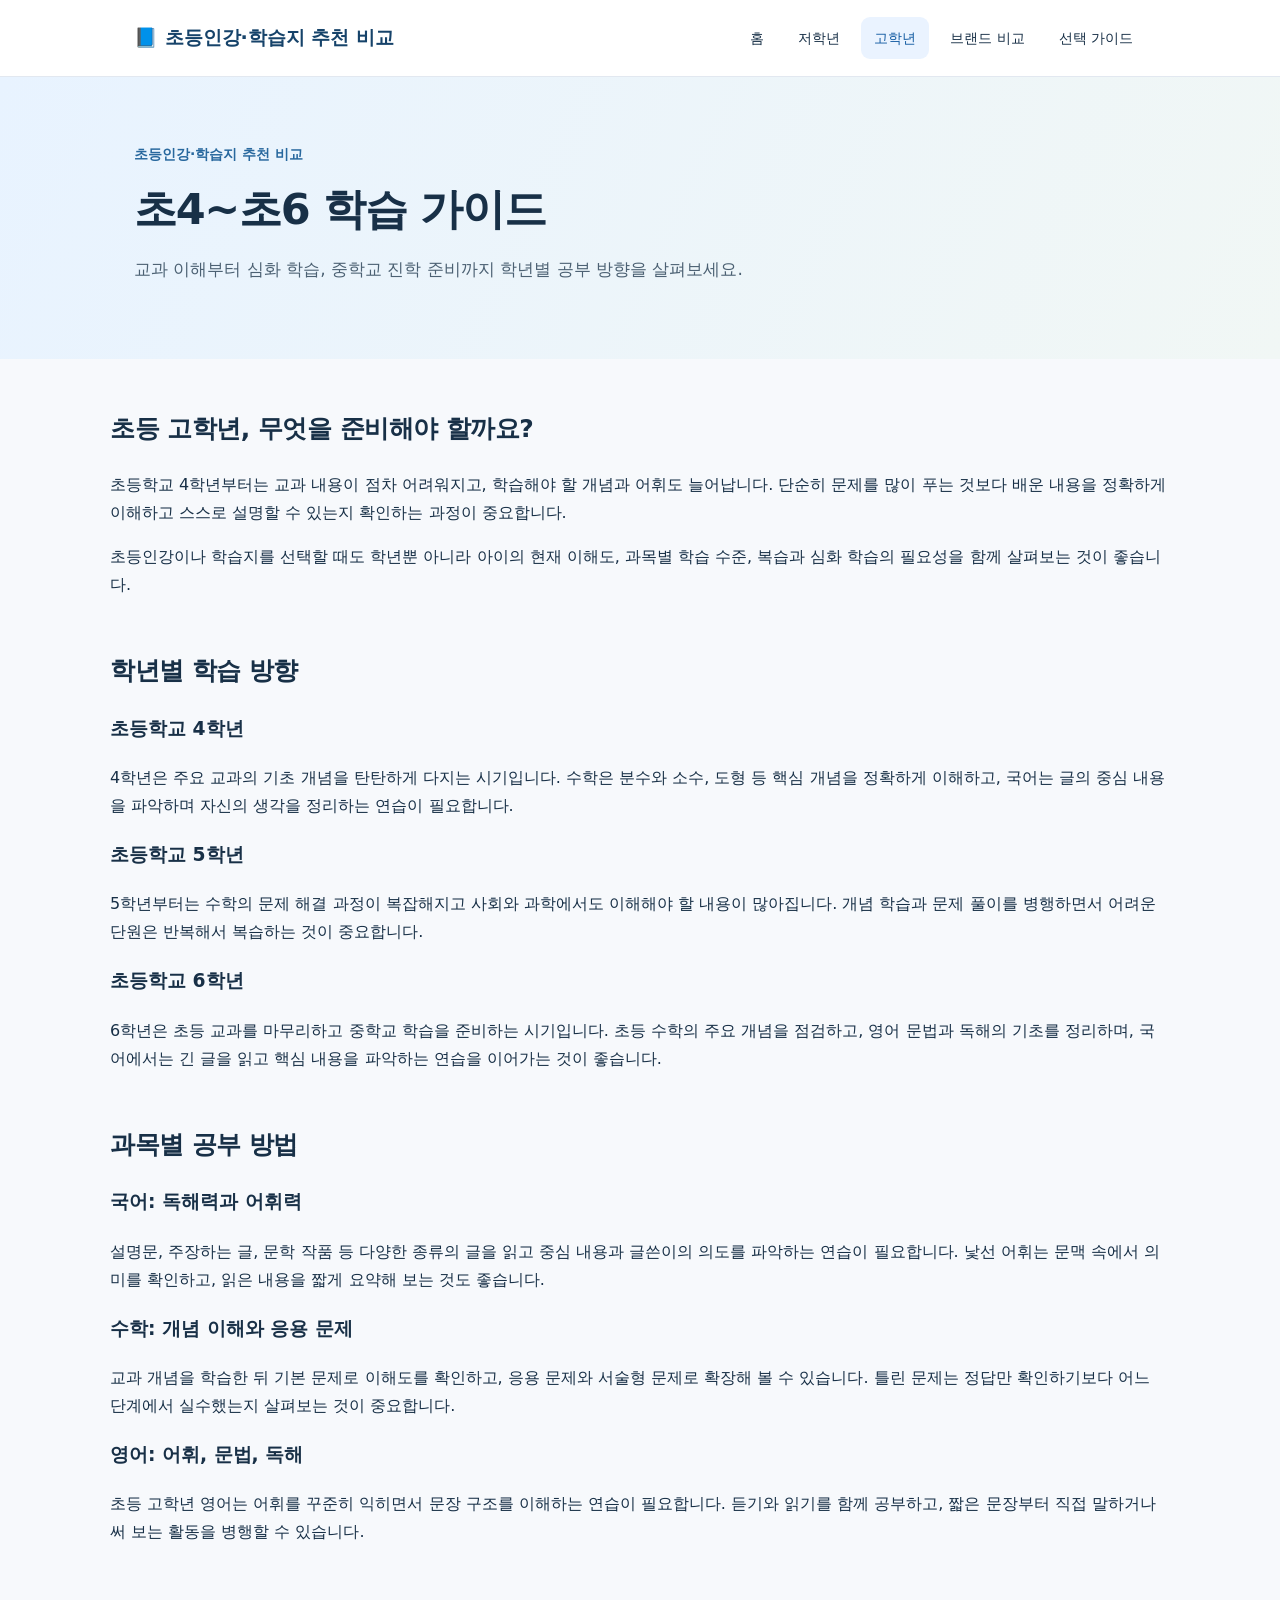
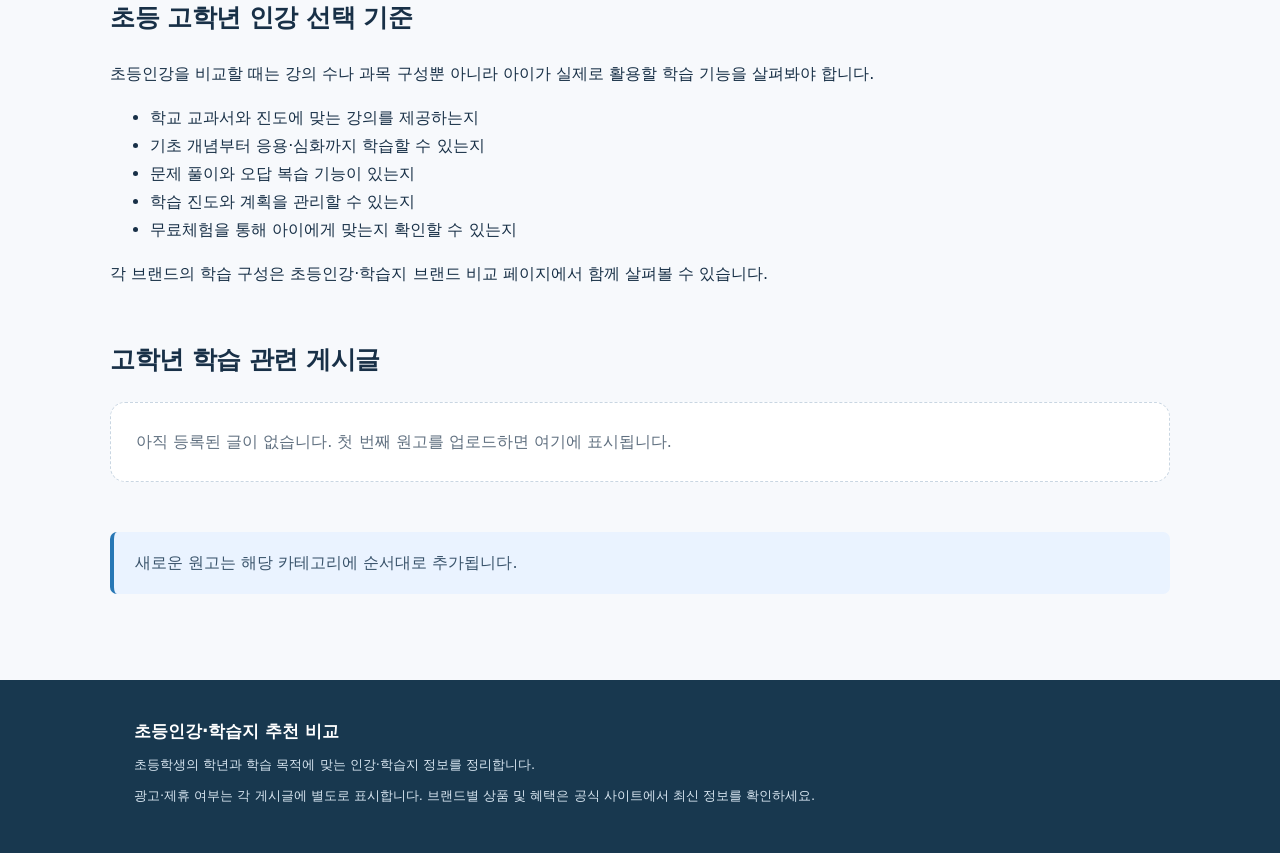
<file: high-grade.html>
<!doctype html>
<html lang="ko">
<head>
  <meta charset="utf-8">
  <meta name="viewport" content="width=device-width,initial-scale=1">
  <title>초4~초6 고학년 학습 가이드 | 초등인강·학습지 추천 비교</title>
  <meta name="description" content="초등학교 4~6학년의 국어, 영어, 수학 학습 방법과 심화 학습, 중학교 진학 준비를 위한 초등인강 선택 기준을 정리했습니다.">
  <link rel="canonical" href="https://jjh950621-star.github.io/elementary-study/high-grade.html">
  <meta property="og:type" content="website">
  <meta property="og:title" content="초4~초6 고학년 학습 가이드">
  <meta property="og:description" content="초등 고학년 과목별 공부 방법과 중학교 진학 준비 가이드">
  <meta property="og:url" content="https://jjh950621-star.github.io/elementary-study/high-grade.html">
  <link rel="stylesheet" href="style.css">
  <script defer src="script.js"></script>
</head>
<body>
<header class="site-header">
  <div class="wrap header-inner">
    <a class="brand" href="index.html">📘 초등인강·학습지 추천 비교</a>
    <nav class="nav" aria-label="주 메뉴">
      <a href="index.html">홈</a>
      <a href="low-grade.html">저학년</a>
      <a href="high-grade.html" class="active">고학년</a>
      <a href="brands.html">브랜드 비교</a>
      <a href="guide.html">선택 가이드</a>
    </nav>
  </div>
</header>

<section class="hero">
  <div class="wrap">
    <div class="eyebrow">초등인강·학습지 추천 비교</div>
    <h1>초4~초6 학습 가이드</h1>
    <p>교과 이해부터 심화 학습, 중학교 진학 준비까지 학년별 공부 방향을 살펴보세요.</p>
  </div>
</section>

<main class="wrap main">

  <section class="section">
    <h2>초등 고학년, 무엇을 준비해야 할까요?</h2>
    <p>초등학교 4학년부터는 교과 내용이 점차 어려워지고, 학습해야 할 개념과 어휘도 늘어납니다. 단순히 문제를 많이 푸는 것보다 배운 내용을 정확하게 이해하고 스스로 설명할 수 있는지 확인하는 과정이 중요합니다.</p>
    <p>초등인강이나 학습지를 선택할 때도 학년뿐 아니라 아이의 현재 이해도, 과목별 학습 수준, 복습과 심화 학습의 필요성을 함께 살펴보는 것이 좋습니다.</p>
  </section>

  <section class="section">
    <h2>학년별 학습 방향</h2>

    <h3>초등학교 4학년</h3>
    <p>4학년은 주요 교과의 기초 개념을 탄탄하게 다지는 시기입니다. 수학은 분수와 소수, 도형 등 핵심 개념을 정확하게 이해하고, 국어는 글의 중심 내용을 파악하며 자신의 생각을 정리하는 연습이 필요합니다.</p>

    <h3>초등학교 5학년</h3>
    <p>5학년부터는 수학의 문제 해결 과정이 복잡해지고 사회와 과학에서도 이해해야 할 내용이 많아집니다. 개념 학습과 문제 풀이를 병행하면서 어려운 단원은 반복해서 복습하는 것이 중요합니다.</p>

    <h3>초등학교 6학년</h3>
    <p>6학년은 초등 교과를 마무리하고 중학교 학습을 준비하는 시기입니다. 초등 수학의 주요 개념을 점검하고, 영어 문법과 독해의 기초를 정리하며, 국어에서는 긴 글을 읽고 핵심 내용을 파악하는 연습을 이어가는 것이 좋습니다.</p>
  </section>

  <section class="section">
    <h2>과목별 공부 방법</h2>

    <h3>국어: 독해력과 어휘력</h3>
    <p>설명문, 주장하는 글, 문학 작품 등 다양한 종류의 글을 읽고 중심 내용과 글쓴이의 의도를 파악하는 연습이 필요합니다. 낯선 어휘는 문맥 속에서 의미를 확인하고, 읽은 내용을 짧게 요약해 보는 것도 좋습니다.</p>

    <h3>수학: 개념 이해와 응용 문제</h3>
    <p>교과 개념을 학습한 뒤 기본 문제로 이해도를 확인하고, 응용 문제와 서술형 문제로 확장해 볼 수 있습니다. 틀린 문제는 정답만 확인하기보다 어느 단계에서 실수했는지 살펴보는 것이 중요합니다.</p>

    <h3>영어: 어휘, 문법, 독해</h3>
    <p>초등 고학년 영어는 어휘를 꾸준히 익히면서 문장 구조를 이해하는 연습이 필요합니다. 듣기와 읽기를 함께 공부하고, 짧은 문장부터 직접 말하거나 써 보는 활동을 병행할 수 있습니다.</p>
  </section>

  <section class="section">
    <h2>초등 고학년 인강 선택 기준</h2>
    <p>초등인강을 비교할 때는 강의 수나 과목 구성뿐 아니라 아이가 실제로 활용할 학습 기능을 살펴봐야 합니다.</p>
    <ul>
      <li>학교 교과서와 진도에 맞는 강의를 제공하는지</li>
      <li>기초 개념부터 응용·심화까지 학습할 수 있는지</li>
      <li>문제 풀이와 오답 복습 기능이 있는지</li>
      <li>학습 진도와 계획을 관리할 수 있는지</li>
      <li>무료체험을 통해 아이에게 맞는지 확인할 수 있는지</li>
    </ul>
    <p>각 브랜드의 학습 구성은 <a href="brands.html">초등인강·학습지 브랜드 비교</a> 페이지에서 함께 살펴볼 수 있습니다.</p>
  </section>

  <section class="section">
    <h2>고학년 학습 관련 게시글</h2>
    <div class="post-list" data-post-list data-category="고학년"></div>
  </section>

  <p class="note">새로운 원고는 해당 카테고리에 순서대로 추가됩니다.</p>

</main>

<footer class="footer">
  <div class="wrap">
    <strong>초등인강·학습지 추천 비교</strong>
    <p>초등학생의 학년과 학습 목적에 맞는 인강·학습지 정보를 정리합니다.</p>
    <p>광고·제휴 여부는 각 게시글에 별도로 표시합니다. 브랜드별 상품 및 혜택은 공식 사이트에서 최신 정보를 확인하세요.</p>
  </div>
</footer>
</body>
</html>
</file>
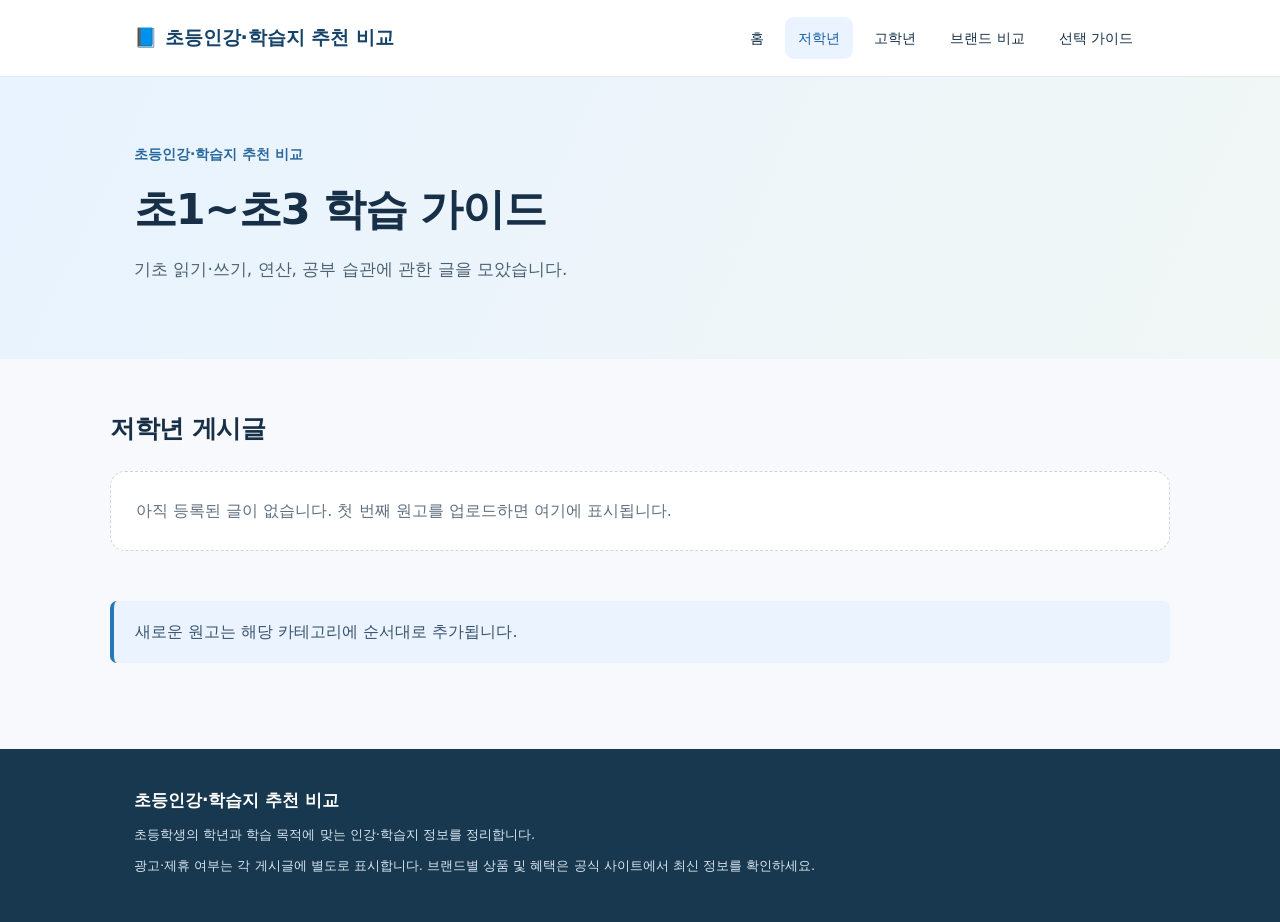
<file: low-grade.html>
<!doctype html><html lang="ko"><head><meta charset="utf-8"><meta name="viewport" content="width=device-width,initial-scale=1"><title>저학년 | 초등인강·학습지 추천 비교</title><meta name="description" content="기초 읽기·쓰기, 연산, 공부 습관에 관한 글을 모았습니다."><link rel="canonical" href="https://jjh950621-star.github.io/elementary-study/low-grade.html"><meta property="og:type" content="website"><meta property="og:title" content="저학년"><meta property="og:description" content="기초 읽기·쓰기, 연산, 공부 습관에 관한 글을 모았습니다."><meta property="og:url" content="https://jjh950621-star.github.io/elementary-study/low-grade.html"><link rel="stylesheet" href="style.css"><script defer src="script.js"></script></head><body><header class="site-header"><div class="wrap header-inner"><a class="brand" href="index.html">📘 초등인강·학습지 추천 비교</a><nav class="nav" aria-label="주 메뉴"><a href="index.html" class="">홈</a><a href="low-grade.html" class="active">저학년</a><a href="high-grade.html" class="">고학년</a><a href="brands.html" class="">브랜드 비교</a><a href="guide.html" class="">선택 가이드</a></nav></div></header><section class="hero"><div class="wrap"><div class="eyebrow">초등인강·학습지 추천 비교</div><h1>초1~초3 학습 가이드</h1><p>기초 읽기·쓰기, 연산, 공부 습관에 관한 글을 모았습니다.</p></div></section><main class="wrap main"><section class="section"><h2>저학년 게시글</h2><div class="post-list" data-post-list data-category="저학년"></div></section><p class="note">새로운 원고는 해당 카테고리에 순서대로 추가됩니다.</p></main><footer class="footer"><div class="wrap"><strong>초등인강·학습지 추천 비교</strong><p>초등학생의 학년과 학습 목적에 맞는 인강·학습지 정보를 정리합니다.</p><p>광고·제휴 여부는 각 게시글에 별도로 표시합니다. 브랜드별 상품 및 혜택은 공식 사이트에서 최신 정보를 확인하세요.</p></div></footer></body></html>
</file>
<file: style.css>
*{box-sizing:border-box}body{margin:0;background:#f7f9fc;color:#183047;font-family:system-ui,-apple-system,"Malgun Gothic",sans-serif;line-height:1.75}a{color:inherit;text-decoration:none}.wrap{max-width:1060px;margin:auto;padding:0 24px}.site-header{background:#fff;border-bottom:1px solid #e2e8f0;position:sticky;top:0;z-index:10}.header-inner{display:flex;align-items:center;justify-content:space-between;gap:22px;min-height:76px}.brand{font-weight:800;color:#16436a;font-size:19px}.nav{display:flex;gap:8px;flex-wrap:wrap}.nav a{padding:9px 13px;border-radius:9px;font-size:14px}.nav a:hover,.nav a.active{background:#eaf3ff;color:#145ca3}.hero{background:linear-gradient(115deg,#e8f3ff,#f1f7f5);padding:65px 0 58px}.eyebrow{color:#28689e;font-weight:700;font-size:14px}.hero h1{font-size:clamp(28px,4vw,43px);line-height:1.35;letter-spacing:-1.3px;margin:13px 0}.hero p{max-width:690px;color:#4c6173;font-size:17px}.main{padding:48px 0 70px}h2{font-size:25px;letter-spacing:-.5px;margin:0 0 20px}.section{margin-bottom:50px}.grid{display:grid;grid-template-columns:repeat(2,minmax(0,1fr));gap:18px}.card{background:#fff;border:1px solid #e2e8f0;border-radius:17px;padding:26px;box-shadow:0 6px 18px rgba(24,48,71,.035)}.card h3{margin:0 0 8px;font-size:19px}.card p{color:#5c6d7c;margin:0 0 14px}.more{font-weight:700;color:#1762a1}.post-list{display:grid;gap:13px}.post{background:#fff;border:1px solid #e2e8f0;border-radius:13px;padding:20px 23px}.post h3{margin:0;font-size:18px}.post p{margin:6px 0;color:#64748b}.pill{font-size:12px;color:#1762a1;background:#eaf3ff;padding:4px 9px;border-radius:100px}.empty{background:#fff;border:1px dashed #c9d6e2;border-radius:15px;padding:25px;color:#607080}.note{border-left:4px solid #2777b5;background:#eaf3ff;padding:17px 21px;border-radius:7px;color:#39536b}.footer{background:#18384f;color:#d8e6f1;padding:37px 0;font-size:13px}.footer strong{font-size:17px;color:#fff}.footer p{margin:8px 0}.article{background:white;padding:38px;border:1px solid #e2e8f0;border-radius:17px}.article h1{font-size:32px;line-height:1.4}.article p{margin:18px 0}.article .meta{color:#687e8e;font-size:14px}.article img{max-width:100%;height:auto}.breadcrumbs{color:#61758a;margin-bottom:20px;font-size:14px}@media(max-width:700px){.header-inner{display:block;padding-top:16px;padding-bottom:12px}.brand{display:block;margin-bottom:10px}.nav{gap:0}.nav a{padding:8px 9px;font-size:13px}.grid{grid-template-columns:1fr}.hero{padding:40px 0}.main{padding:34px 0}.article{padding:23px}}
</file>
